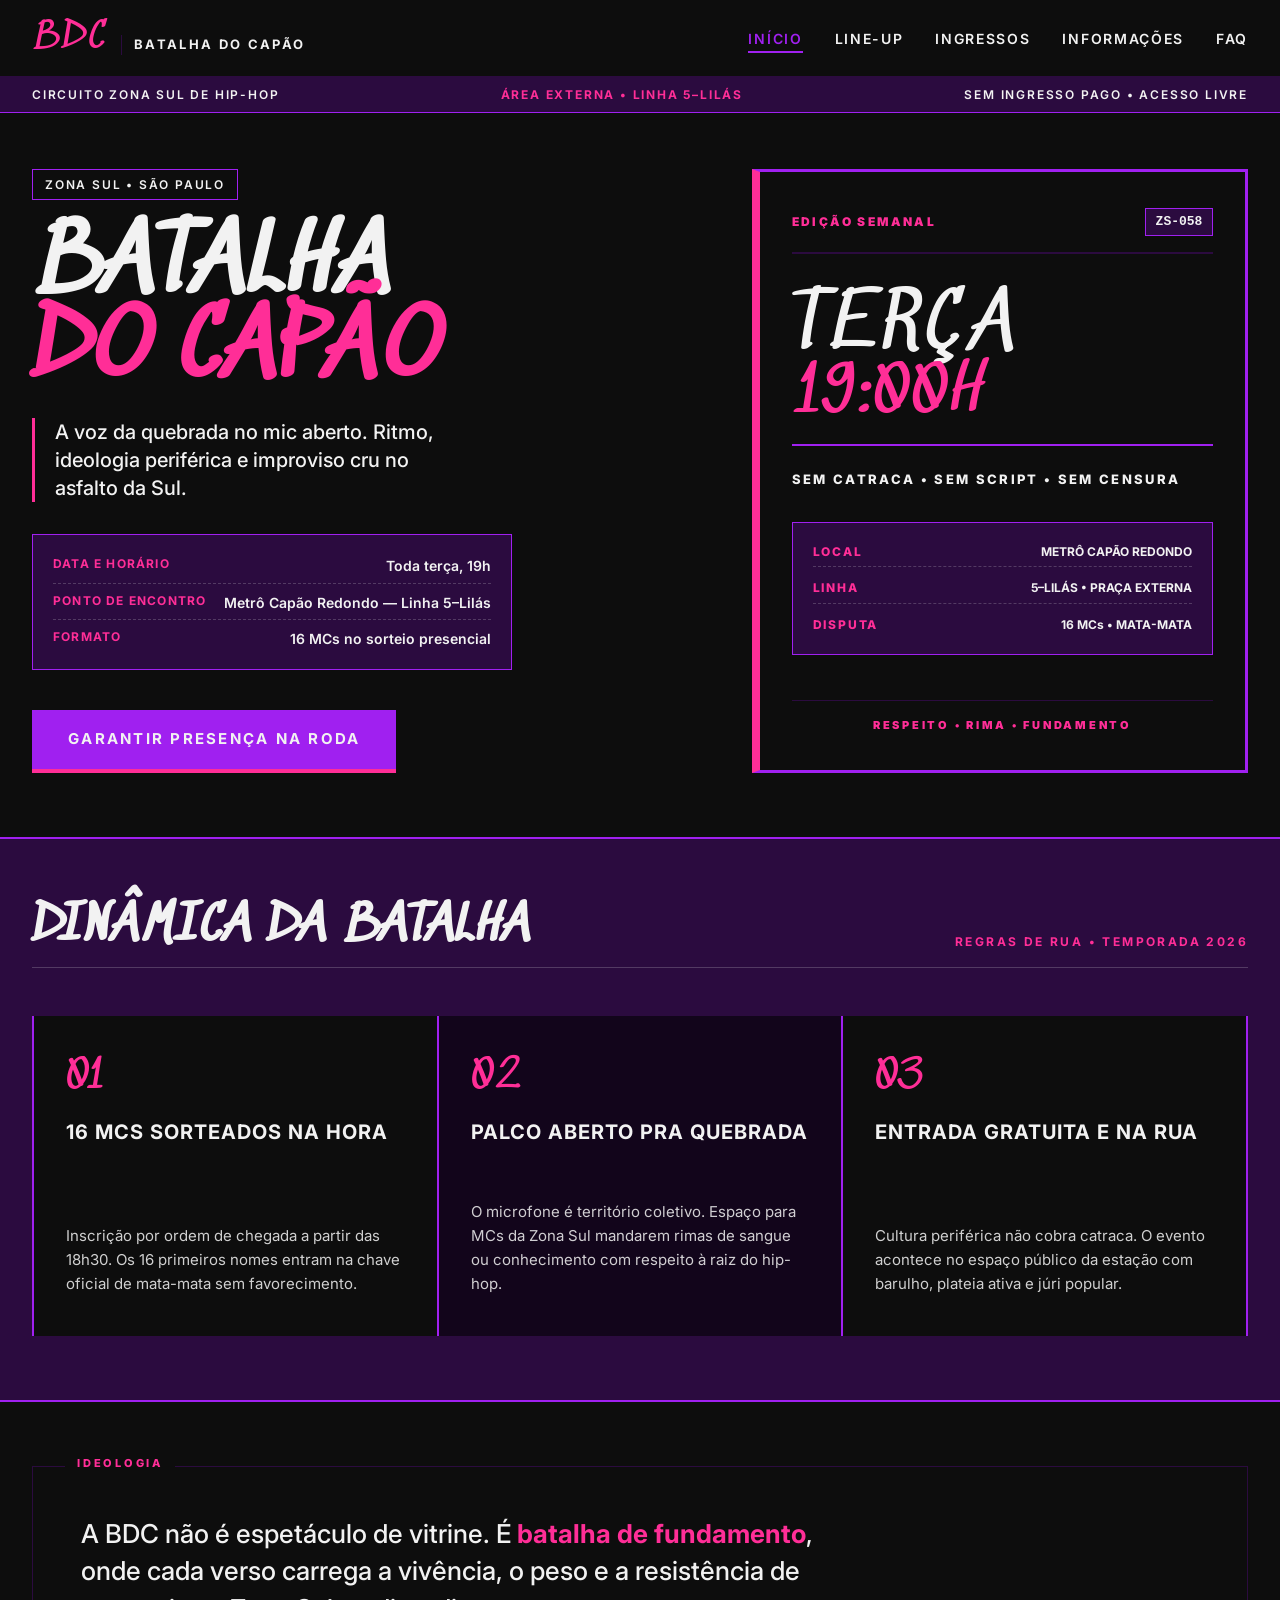
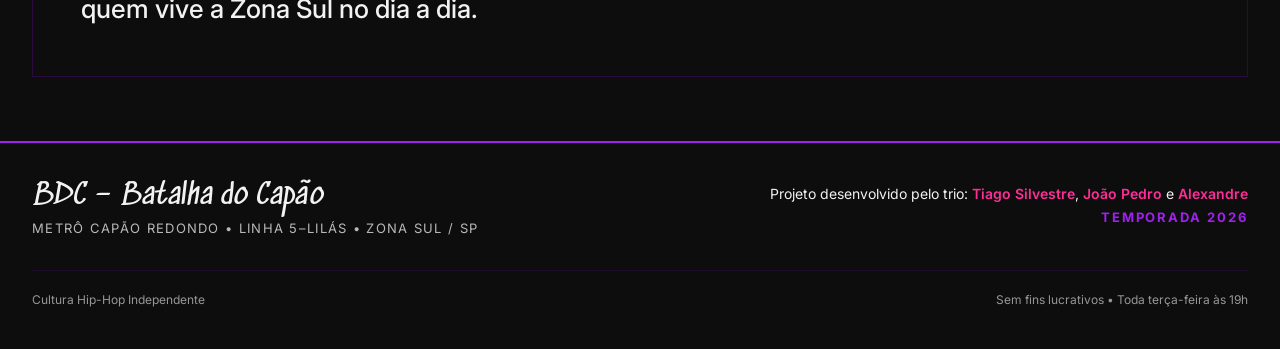
<file: index.html>
<!DOCTYPE html>
<html lang="pt-BR">
<head>
  <meta charset="UTF-8">
  <meta name="viewport" content="width=device-width, initial-scale=1.0">
  <title>BDC – Batalha do Capão</title>
  <meta name="description" content="Batalha de rima e rap improvisado toda terça-feira às 19h na área externa do Metrô Capão Redondo, Zona Sul de São Paulo.">
  
  <!-- Fontes do Google: Sedgwick Ave para titulos e Inter para textos -->
  <link rel="preconnect" href="https://fonts.googleapis.com">
  <link rel="preconnect" href="https://fonts.gstatic.com" crossorigin>
  <link href="https://fonts.googleapis.com/css2?family=Inter:wght@400;500;600;700;800&family=Sedgwick+Ave&display=swap" rel="stylesheet">
  
  <link rel="stylesheet" href="style.css">
</head>
<body>

  <!-- Cabecalho principal -->
  <header class="cabecalho">
    <div class="cabecalho-marca">
      <a href="index.html" class="cabecalho-sigla">BDC</a>
      <span class="cabecalho-nome">Batalha do Capão</span>
    </div>

    <!-- Botao mobile -->
    <button class="menu-toggle" id="menuToggle" aria-label="Abrir menu de navegação" aria-expanded="false">
      Menu
    </button>

    <!-- Navegacao -->
    <nav class="navegacao" id="menuNavegacao">
      <ul class="menu-lista">
        <li><a href="./index.html" class="menu-link ativo">Início</a></li>
        <li><a href="./pages/lineup.html" class="menu-link">Line-up</a></li>
        <li><a href="./pages/ingressos.html" class="menu-link">Ingressos</a></li>
        <li><a href="./pages/informacoes.html" class="menu-link">Informações</a></li>
        <li><a href="./pages/faq.html" class="menu-link">FAQ</a></li>
      </ul>
    </nav>
  </header>

  <!-- Faixa de aviso urbano -->
  <div class="faixa-aviso" role="complementary">
    <span>Circuito Zona Sul de Hip-Hop</span>
    <span class="destaque-linha">Área Externa &bull; Linha 5–Lilás</span>
    <span>Sem ingresso pago &bull; Acesso livre</span>
  </div>

  <!-- Conteudo principal -->
  <main id="inicio">

    <!-- Secao Hero com composicao assimetrica e puramente tipografica -->
    <section class="hero">
      <div class="hero-grid">
        <div class="hero-conteudo">
          <span class="tag-localizacao">Zona Sul &bull; São Paulo</span>
          
          <h1 class="hero-titulo">
            Batalha <span class="palavra-destaque">do Capão</span>
          </h1>

          <p class="chamada-principal">
            A voz da quebrada no mic aberto. Ritmo, ideologia periférica e improviso cru no asfalto da Sul.
          </p>

          <div class="hero-coordenadas">
            <div class="dado-evento">
              <span class="rotulo-dado">Data e Horário</span>
              <span class="valor-dado">Toda terça, 19h</span>
            </div>
            <div class="dado-evento">
              <span class="rotulo-dado">Ponto de Encontro</span>
              <span class="valor-dado">Metrô Capão Redondo — Linha 5–Lilás</span>
            </div>
            <div class="dado-evento">
              <span class="rotulo-dado">Formato</span>
              <span class="valor-dado">16 MCs no sorteio presencial</span>
            </div>
          </div>

          <a href="./pages/informacoes.html" class="botao-destaque">
            Garantir Presença na Roda
          </a>
        </div>

        <!-- Cartaz tipografico brutalista substituindo imagens -->
        <div class="hero-cartaz" aria-label="Manifesto de Asfalto BDC">
          <div class="cartaz-topo">
            <span class="cartaz-selo">EDIÇÃO SEMANAL</span>
            <span class="cartaz-cod">ZS-058</span>
          </div>
          <div class="cartaz-corpo">
            <span class="cartaz-chamada-alta">TERÇA</span>
            <span class="cartaz-horario">19:00H</span>
            <div class="cartaz-divisor"></div>
            <p class="cartaz-frase">
              SEM CATRACA &bull; SEM SCRIPT &bull; SEM CENSURA
            </p>
            <div class="cartaz-linhas-info">
              <div class="cartaz-linha">
                <span class="cartaz-rotulo">LOCAL</span>
                <span class="cartaz-dado">METRÔ CAPÃO REDONDO</span>
              </div>
              <div class="cartaz-linha">
                <span class="cartaz-rotulo">LINHA</span>
                <span class="cartaz-dado">5–LILÁS &bull; PRAÇA EXTERNA</span>
              </div>
              <div class="cartaz-linha">
                <span class="cartaz-rotulo">DISPUTA</span>
                <span class="cartaz-dado">16 MCs &bull; MATA-MATA</span>
              </div>
            </div>
          </div>
          <div class="cartaz-base">
            <span>RESPEITO &bull; RIMA &bull; FUNDAMENTO</span>
          </div>
        </div>
      </div>
    </section>

    <!-- Secao de Destaques Editoriais -->
    <section class="destaques">
      <div class="destaques-container">
        <div class="secao-cabecalho">
          <h2 class="secao-titulo">Dinâmica da Batalha</h2>
          <span class="secao-subtitulo">Regras de Rua &bull; Temporada 2026</span>
        </div>

        <div class="destaques-grade">
          <article class="destaque-coluna">
            <div>
              <div class="destaque-indice">01</div>
              <h3 class="destaque-nome">16 MCs sorteados na hora</h3>
            </div>
            <p class="destaque-texto">
              Inscrição por ordem de chegada a partir das 18h30. Os 16 primeiros nomes entram na chave oficial de mata-mata sem favorecimento.
            </p>
          </article>

          <article class="destaque-coluna">
            <div>
              <div class="destaque-indice">02</div>
              <h3 class="destaque-nome">Palco aberto pra quebrada</h3>
            </div>
            <p class="destaque-texto">
              O microfone é território coletivo. Espaço para MCs da Zona Sul mandarem rimas de sangue ou conhecimento com respeito à raiz do hip-hop.
            </p>
          </article>

          <article class="destaque-coluna">
            <div>
              <div class="destaque-indice">03</div>
              <h3 class="destaque-nome">Entrada gratuita e na rua</h3>
            </div>
            <p class="destaque-texto">
              Cultura periférica não cobra catraca. O evento acontece no espaço público da estação com barulho, plateia ativa e júri popular.
            </p>
          </article>
        </div>
      </div>
    </section>

    <!-- Manifesto e ideologia -->
    <section class="manifesto">
      <div class="manifesto-box">
        <p class="manifesto-texto">
          A BDC não é espetáculo de vitrine. É <strong>batalha de fundamento</strong>, onde cada verso carrega a vivência, o peso e a resistência de quem vive a Zona Sul no dia a dia.
        </p>
      </div>
    </section>

  </main>

  <!-- Rodape estruturado com creditos do trio -->
  <footer class="rodape">
    <div class="rodape-principal">
      <div class="rodape-festival">
        <span class="rodape-nome">BDC – Batalha do Capão</span>
        <span class="rodape-local">Metrô Capão Redondo &bull; Linha 5–Lilás &bull; Zona Sul / SP</span>
      </div>

      <div class="rodape-creditos">
        <span class="rodape-equipe">Projeto desenvolvido pelo trio: <strong>Tiago Silvestre</strong>, <strong>João Pedro</strong> e <strong>Alexandre</strong></span>
        <span class="rodape-ano">Temporada 2026</span>
      </div>
    </div>

    <div class="rodape-secundario">
      <span>Cultura Hip-Hop Independente</span>
      <span>Sem fins lucrativos &bull; Toda terça-feira às 19h</span>
    </div>
  </footer>

  <!-- Script compartilhado para funcionamento do menu mobile -->
  <script src="./script.js"></script>
</body>
</html>
</file>
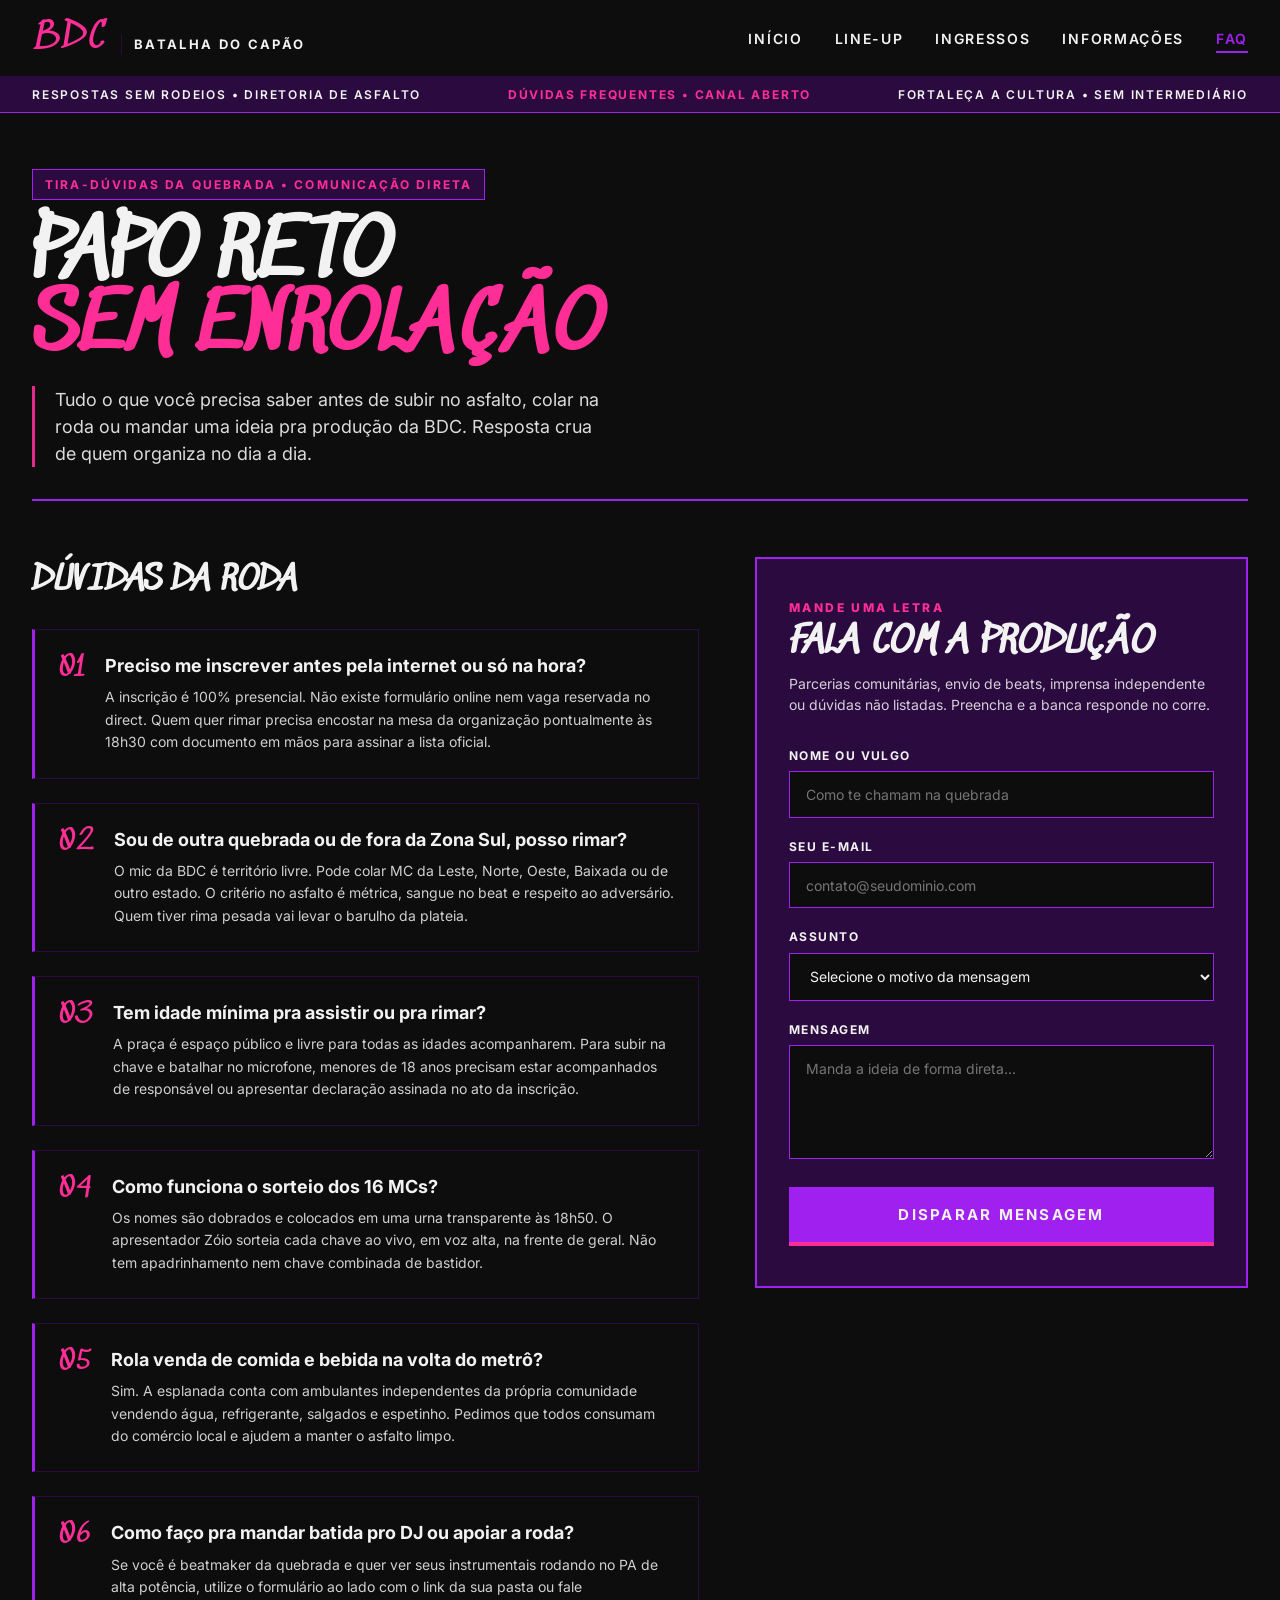
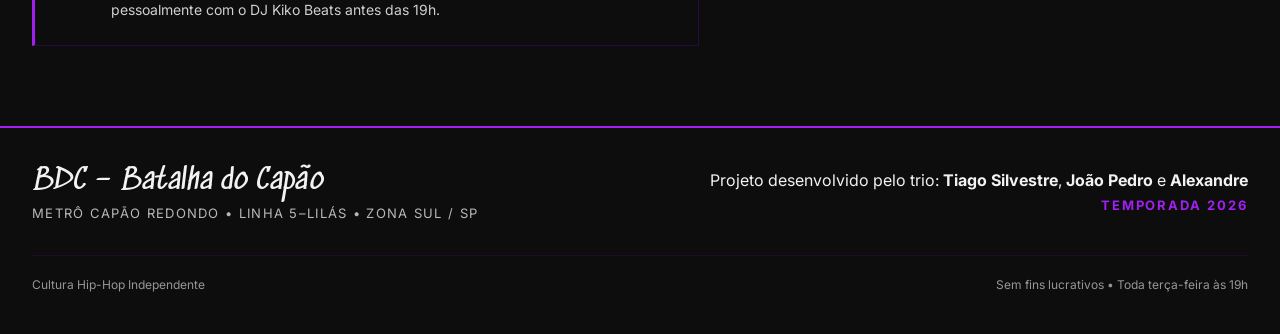
<file: pages/faq.html>
<!DOCTYPE html>
<html lang="pt-BR">
<head>
  <meta charset="UTF-8">
  <meta name="viewport" content="width=device-width, initial-scale=1.0">
  <title>Dúvidas e Contato &bull; BDC – Batalha do Capão</title>
  <meta name="description" content="Perguntas frequentes sobre inscrição, sorteio, regras e canal direto com a organização da Batalha do Capão.">
  
  <!-- Fontes do Google: Sedgwick Ave para titulos e Inter para textos -->
  <link rel="preconnect" href="https://fonts.googleapis.com">
  <link rel="preconnect" href="https://fonts.gstatic.com" crossorigin>
  <link href="https://fonts.googleapis.com/css2?family=Inter:wght@400;500;600;700;800&family=Sedgwick+Ave&display=swap" rel="stylesheet">
  
  <link rel="stylesheet" href="../style.css">
  <link rel="stylesheet" href="../styles/faq.css">
</head>
<body>

  <!-- Cabecalho principal -->
  <header class="cabecalho">
    <div class="cabecalho-marca">
      <a href="index.html" class="cabecalho-sigla">BDC</a>
      <span class="cabecalho-nome">Batalha do Capão</span>
    </div>

    <!-- Botao mobile -->
    <button class="menu-toggle" id="menuToggle" aria-label="Abrir menu de navegação" aria-expanded="false">
      Menu
    </button>

    <!-- Navegacao -->
    <nav class="navegacao" id="menuNavegacao">
      <ul class="menu-lista">
        <li><a href="../index.html" class="menu-link">Início</a></li>
        <li><a href="./lineup.html" class="menu-link">Line-up</a></li>
        <li><a href="./ingressos.html" class="menu-link">Ingressos</a></li>
        <li><a href="./informacoes.html" class="menu-link">Informações</a></li>
        <li><a href="./faq.html" class="menu-link ativo">FAQ</a></li>
      </ul>
    </nav>
  </header>

  <!-- Faixa de aviso urbano -->
  <div class="faixa-aviso" role="complementary">
    <span>Respostas sem Rodeios &bull; Diretoria de Asfalto</span>
    <span class="destaque-linha">Dúvidas Frequentes &bull; Canal Aberto</span>
    <span>Fortaleça a Cultura &bull; Sem Intermediário</span>
  </div>

  <!-- Conteudo principal -->
  <main class="faq-pagina">

    <!-- Abertura editorial -->
    <section class="faq-topo">
      <span class="faq-etiqueta">Tira-Dúvidas da Quebrada &bull; Comunicação Direta</span>
      <h1 class="faq-titulo">
        Papo reto <span class="palavra-destaque">sem enrolação</span>
      </h1>
      <p class="faq-subtexto">
        Tudo o que você precisa saber antes de subir no asfalto, colar na roda ou mandar uma ideia pra produção da BDC. Resposta crua de quem organiza no dia a dia.
      </p>
    </section>

    <!-- Grade: FAQ a esquerda e Contato a direita -->
    <div class="faq-grid">

      <!-- Secao de Perguntas e Respostas -->
      <section class="faq-lista-secao" aria-label="Perguntas Frequentes">
        <h2 class="faq-secao-titulo">Dúvidas da Roda</h2>

        <div class="perguntas-container">

          <!-- Pergunta 01 -->
          <article class="faq-item">
            <span class="faq-numero">01</span>
            <div class="faq-conteudo">
              <h3 class="faq-pergunta">Preciso me inscrever antes pela internet ou só na hora?</h3>
              <p class="faq-resposta">
                A inscrição é 100% presencial. Não existe formulário online nem vaga reservada no direct. Quem quer rimar precisa encostar na mesa da organização pontualmente às 18h30 com documento em mãos para assinar a lista oficial.
              </p>
            </div>
          </article>

          <!-- Pergunta 02 -->
          <article class="faq-item">
            <span class="faq-numero">02</span>
            <div class="faq-conteudo">
              <h3 class="faq-pergunta">Sou de outra quebrada ou de fora da Zona Sul, posso rimar?</h3>
              <p class="faq-resposta">
                O mic da BDC é território livre. Pode colar MC da Leste, Norte, Oeste, Baixada ou de outro estado. O critério no asfalto é métrica, sangue no beat e respeito ao adversário. Quem tiver rima pesada vai levar o barulho da plateia.
              </p>
            </div>
          </article>

          <!-- Pergunta 03 -->
          <article class="faq-item">
            <span class="faq-numero">03</span>
            <div class="faq-conteudo">
              <h3 class="faq-pergunta">Tem idade mínima pra assistir ou pra rimar?</h3>
              <p class="faq-resposta">
                A praça é espaço público e livre para todas as idades acompanharem. Para subir na chave e batalhar no microfone, menores de 18 anos precisam estar acompanhados de responsável ou apresentar declaração assinada no ato da inscrição.
              </p>
            </div>
          </article>

          <!-- Pergunta 04 -->
          <article class="faq-item">
            <span class="faq-numero">04</span>
            <div class="faq-conteudo">
              <h3 class="faq-pergunta">Como funciona o sorteio dos 16 MCs?</h3>
              <p class="faq-resposta">
                Os nomes são dobrados e colocados em uma urna transparente às 18h50. O apresentador Zóio sorteia cada chave ao vivo, em voz alta, na frente de geral. Não tem apadrinhamento nem chave combinada de bastidor.
              </p>
            </div>
          </article>

          <!-- Pergunta 05 -->
          <article class="faq-item">
            <span class="faq-numero">05</span>
            <div class="faq-conteudo">
              <h3 class="faq-pergunta">Rola venda de comida e bebida na volta do metrô?</h3>
              <p class="faq-resposta">
                Sim. A esplanada conta com ambulantes independentes da própria comunidade vendendo água, refrigerante, salgados e espetinho. Pedimos que todos consumam do comércio local e ajudem a manter o asfalto limpo.
              </p>
            </div>
          </article>

          <!-- Pergunta 06 -->
          <article class="faq-item">
            <span class="faq-numero">06</span>
            <div class="faq-conteudo">
              <h3 class="faq-pergunta">Como faço pra mandar batida pro DJ ou apoiar a roda?</h3>
              <p class="faq-resposta">
                Se você é beatmaker da quebrada e quer ver seus instrumentais rodando no PA de alta potência, utilize o formulário ao lado com o link da sua pasta ou fale pessoalmente com o DJ Kiko Beats antes das 19h.
              </p>
            </div>
          </article>

        </div>
      </section>

      <!-- Secao de Formulario de Contato -->
      <section class="contato-secao" aria-label="Canal de Mensagem">
        <div class="contato-caixa">
          <span class="contato-tag">Mande uma Letra</span>
          <h2 class="contato-titulo">Fala com a Produção</h2>
          <p class="contato-sub">
            Parcerias comunitárias, envio de beats, imprensa independente ou dúvidas não listadas. Preencha e a banca responde no corre.
          </p>

          <form class="contato-form">
            <div class="campo-grupo">
              <label for="nome" class="campo-label">Nome ou Vulgo</label>
              <input type="text" id="nome" name="nome" placeholder="Como te chamam na quebrada" required class="campo-input">
            </div>

            <div class="campo-grupo">
              <label for="email" class="campo-label">Seu E-mail</label>
              <input type="email" id="email" name="email" placeholder="contato@seudominio.com" required class="campo-input">
            </div>

            <div class="campo-grupo">
              <label for="assunto" class="campo-label">Assunto</label>
              <select id="assunto" name="assunto" required class="campo-select">
                <option value="" disabled selected>Selecione o motivo da mensagem</option>
                <option value="beats">Envio de beats para o DJ</option>
                <option value="apoio">Quero apoiar a premiação dos MCs</option>
                <option value="imprensa">Cobertura fotográfica / Imprensa</option>
                <option value="outro">Outra ideia para a roda</option>
              </select>
            </div>

            <div class="campo-grupo">
              <label for="mensagem" class="campo-label">Mensagem</label>
              <textarea id="mensagem" name="mensagem" rows="5" placeholder="Manda a ideia de forma direta..." required class="campo-textarea"></textarea>
            </div>

            <button type="submit" class="botao-enviar">
              Disparar Mensagem
            </button>
          </form>
        </div>
      </section>

    </div>

  </main>

  <!-- Rodape estruturado -->
  <footer class="rodape">
    <div class="rodape-principal">
      <div class="rodape-festival">
        <span class="rodape-nome">BDC – Batalha do Capão</span>
        <span class="rodape-local">Metrô Capão Redondo &bull; Linha 5–Lilás &bull; Zona Sul / SP</span>
      </div>

      <div class="rodape-creditos">
        <span class="rodape-dupla">Projeto desenvolvido pelo trio: <strong>Tiago Silvestre</strong>, <strong>João Pedro</strong> e <strong>Alexandre</strong></span>
        <span class="rodape-ano">Temporada 2026</span>
      </div>
    </div>

    <div class="rodape-secundario">
      <span>Cultura Hip-Hop Independente</span>
      <span>Sem fins lucrativos &bull; Toda terça-feira às 19h</span>
    </div>
  </footer>

  <!-- Script compartilhado -->
  <script src="../script.js"></script>
</body>
</html>
</file>
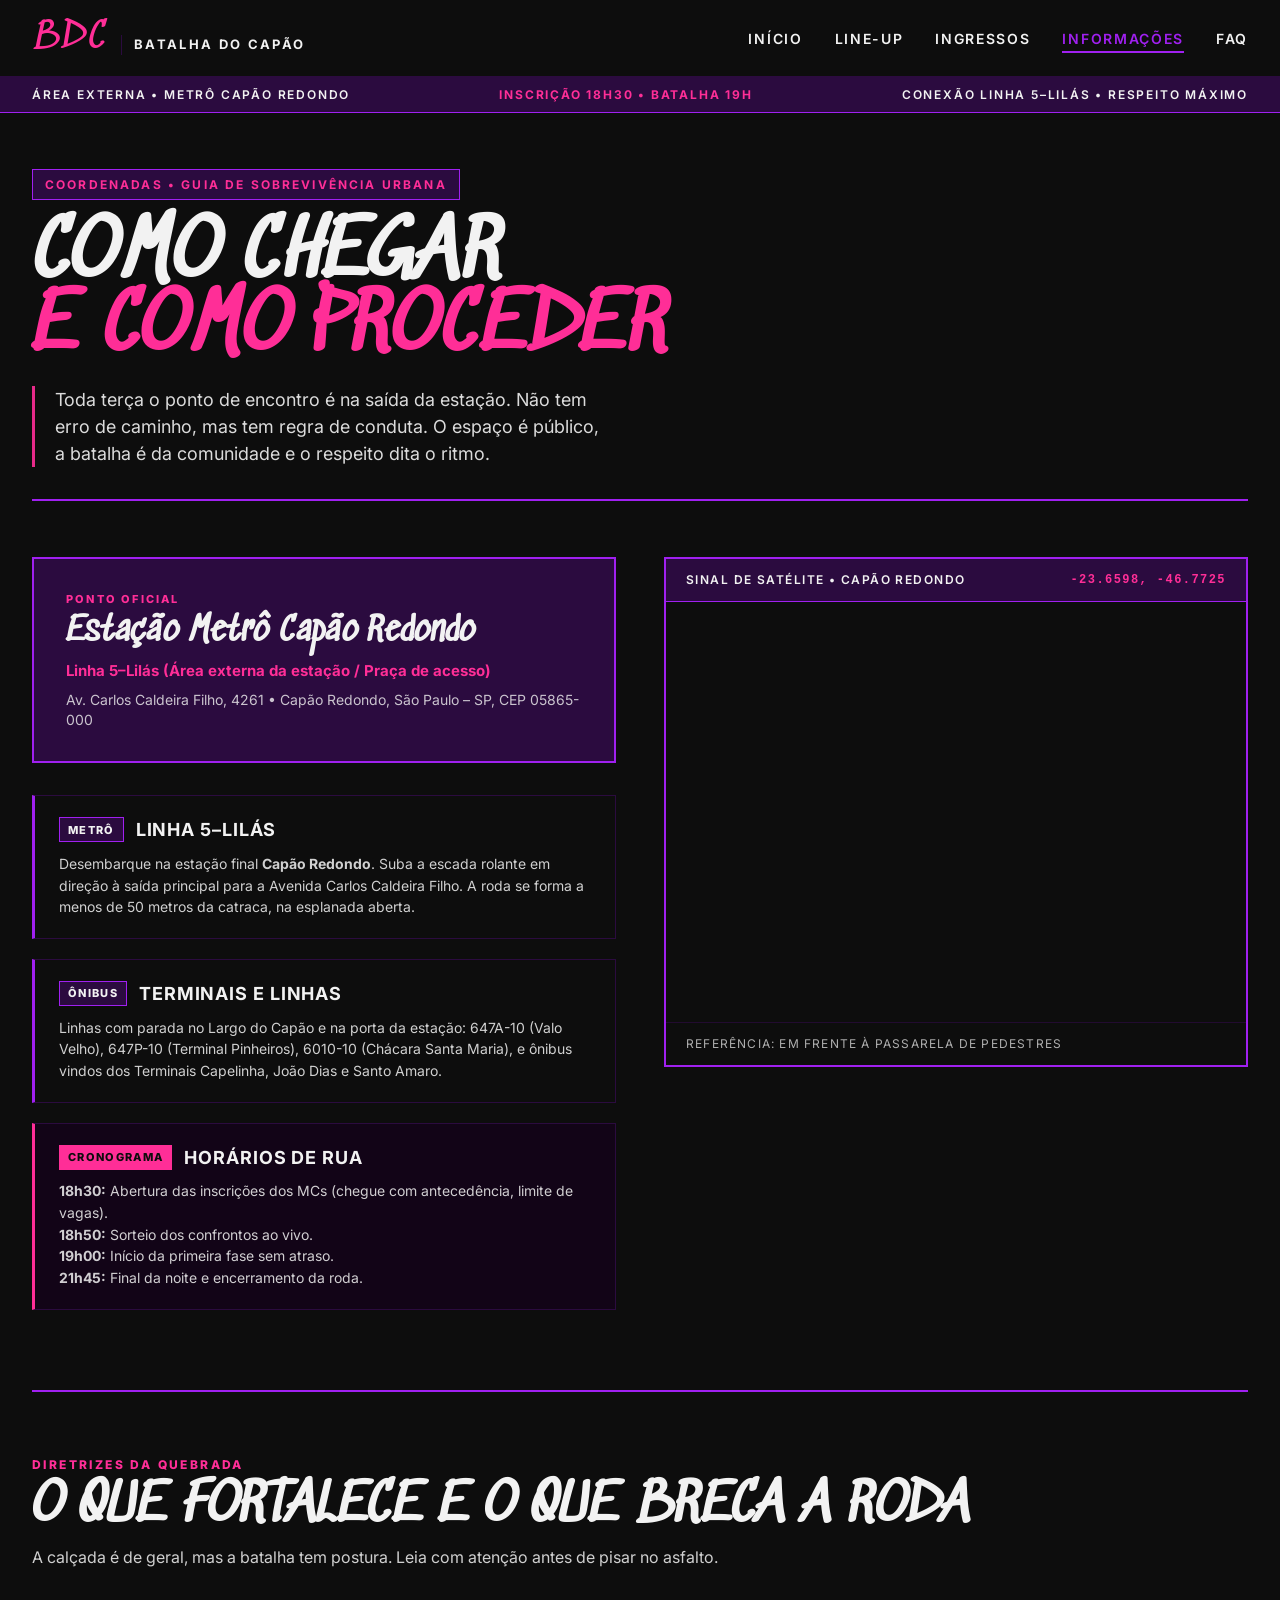
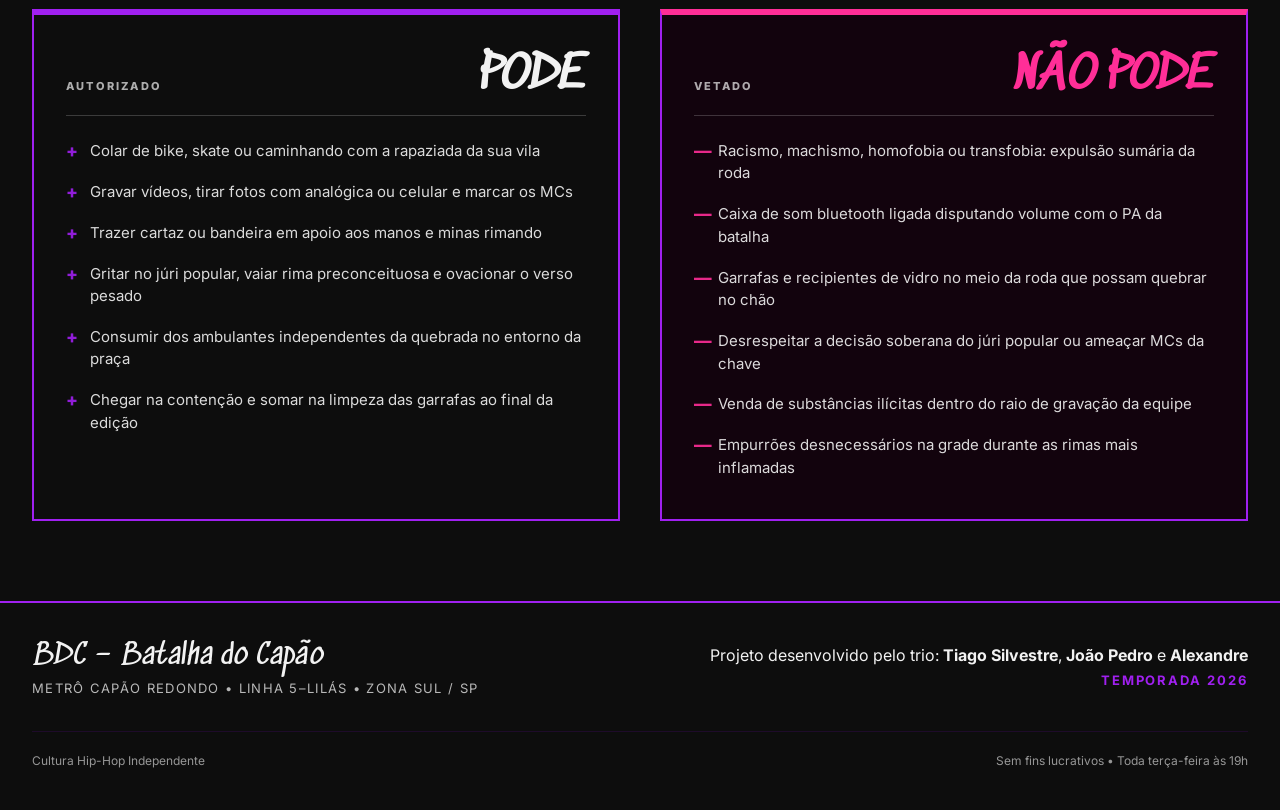
<file: pages/informacoes.html>
<!DOCTYPE html>
<html lang="pt-BR">
<head>
  <meta charset="UTF-8">
  <meta name="viewport" content="width=device-width, initial-scale=1.0">
  <title>Informações e Local &bull; BDC – Batalha do Capão</title>
  <meta name="description" content="Localização, mapa, rotas de metrô e ônibus, horários e conduta de rua da Batalha do Capão.">
  
  <!-- Fontes do Google: Sedgwick Ave para titulos e Inter para textos -->
  <link rel="preconnect" href="https://fonts.googleapis.com">
  <link rel="preconnect" href="https://fonts.gstatic.com" crossorigin>
  <link href="https://fonts.googleapis.com/css2?family=Inter:wght@400;500;600;700;800&family=Sedgwick+Ave&display=swap" rel="stylesheet">
  
  <link rel="stylesheet" href="../style.css">
  <link rel="stylesheet" href="../styles/informacoes.css">
</head>
<body>

  <!-- Cabecalho principal -->
  <header class="cabecalho">
    <div class="cabecalho-marca">
      <a href="index.html" class="cabecalho-sigla">BDC</a>
      <span class="cabecalho-nome">Batalha do Capão</span>
    </div>

    <!-- Botao mobile -->
    <button class="menu-toggle" id="menuToggle" aria-label="Abrir menu de navegação" aria-expanded="false">
      Menu
    </button>

    <!-- Navegacao -->
    <nav class="navegacao" id="menuNavegacao">
      <ul class="menu-lista">
        <li><a href="../index.html" class="menu-link">Início</a></li>
        <li><a href="./lineup.html" class="menu-link">Line-up</a></li>
        <li><a href="./ingressos.html" class="menu-link">Ingressos</a></li>
        <li><a href="./informacoes.html" class="menu-link ativo">Informações</a></li>
        <li><a href="./faq.html" class="menu-link">FAQ</a></li>
      </ul>
    </nav>
  </header>

  <!-- Faixa de aviso urbano -->
  <div class="faixa-aviso" role="complementary">
    <span>Área Externa &bull; Metrô Capão Redondo</span>
    <span class="destaque-linha">Inscrição 18h30 &bull; Batalha 19h</span>
    <span>Conexão Linha 5–Lilás &bull; Respeito Máximo</span>
  </div>

  <!-- Conteudo principal -->
  <main class="info-pagina">

    <!-- Abertura editorial -->
    <section class="info-topo">
      <span class="info-etiqueta">Coordenadas &bull; Guia de Sobrevivência Urbana</span>
      <h1 class="info-titulo">
        Como chegar <span class="palavra-destaque">e como proceder</span>
      </h1>
      <p class="info-subtexto">
        Toda terça o ponto de encontro é na saída da estação. Não tem erro de caminho, mas tem regra de conduta. O espaço é público, a batalha é da comunidade e o respeito dita o ritmo.
      </p>
    </section>

    <!-- Grade de Localizacao e Rotas -->
    <section class="local-grade">
      
      <!-- Detalhes de Transporte e Horario -->
      <div class="rotas-coluna">
        
        <div class="endereco-bloco">
          <span class="sub-etiqueta">Ponto Oficial</span>
          <h2 class="endereco-titulo">Estação Metrô Capão Redondo</h2>
          <p class="endereco-linha">Linha 5–Lilás (Área externa da estação / Praça de acesso)</p>
          <p class="endereco-completo">Av. Carlos Caldeira Filho, 4261 &bull; Capão Redondo, São Paulo – SP, CEP 05865-000</p>
        </div>

        <div class="guia-transporte">
          
          <article class="transporte-item">
            <div class="transporte-cabeca">
              <span class="icone-texto">METRÔ</span>
              <h3 class="transporte-nome">Linha 5–Lilás</h3>
            </div>
            <p class="transporte-desc">
              Desembarque na estação final <strong>Capão Redondo</strong>. Suba a escada rolante em direção à saída principal para a Avenida Carlos Caldeira Filho. A roda se forma a menos de 50 metros da catraca, na esplanada aberta.
            </p>
          </article>

          <article class="transporte-item">
            <div class="transporte-cabeca">
              <span class="icone-texto">ÔNIBUS</span>
              <h3 class="transporte-nome">Terminais e Linhas</h3>
            </div>
            <p class="transporte-desc">
              Linhas com parada no Largo do Capão e na porta da estação: 647A-10 (Valo Velho), 647P-10 (Terminal Pinheiros), 6010-10 (Chácara Santa Maria), e ônibus vindos dos Terminais Capelinha, João Dias e Santo Amaro.
            </p>
          </article>

          <article class="transporte-item alerta-cronograma">
            <div class="transporte-cabeca">
              <span class="icone-texto destaque">CRONOGRAMA</span>
              <h3 class="transporte-nome">Horários de Rua</h3>
            </div>
            <p class="transporte-desc">
              <strong>18h30:</strong> Abertura das inscrições dos MCs (chegue com antecedência, limite de vagas).<br>
              <strong>18h50:</strong> Sorteio dos confrontos ao vivo.<br>
              <strong>19h00:</strong> Início da primeira fase sem atraso.<br>
              <strong>21h45:</strong> Final da noite e encerramento da roda.
            </p>
          </article>

        </div>

      </div>

      <!-- Mapa Incorporado -->
      <div class="mapa-coluna">
        <div class="mapa-moldura">
          <div class="mapa-cabecalho">
            <span>Sinal de Satélite &bull; Capão Redondo</span>
            <span class="coordenada-num">-23.6598, -46.7725</span>
          </div>
          <iframe
            title="Localização do Metrô Capão Redondo"
            src="https://www.google.com/maps/embed?pb=!1m18!1m12!1m3!1d3654.4673233030367!2d-46.770634923888345!3d-23.65924026519694!2m3!1f0!2f0!3f0!3m2!1i1024!2i768!4f13.1!3m3!1m2!1s0x94ce53b8412d5577%3A0x674118f6e41e68d1!2sCap%C3%A3o%20Redondo!5e0!3m2!1sen!2sbr!4v1790286335260!5m2!1sen!2sbr"
            class="mapa-frame"
            allowfullscreen=""
            loading="lazy"
            referrerpolicy="no-referrer-when-downgrade">
          </iframe>
          <div class="mapa-rodape">
            <span>Referência: Em frente à passarela de pedestres</span>
          </div>
        </div>
      </div>

    </section>

    <!-- Cartaz de Conduta de Rua: Pode vs Nao Pode -->
    <section class="conduta-secao" aria-label="Conduta e Regras de Convivência">
      
      <div class="conduta-intro">
        <span class="conduta-tag">Diretrizes da Quebrada</span>
        <h2 class="conduta-titulo">O que fortalece e o que breca a roda</h2>
        <p class="conduta-sub">
          A calçada é de geral, mas a batalha tem postura. Leia com atenção antes de pisar no asfalto.
        </p>
      </div>

      <div class="conduta-grade">
        
        <!-- Bloco PODE -->
        <article class="conduta-painel painel-pode">
          <div class="painel-topo">
            <span class="painel-status">AUTORIZADO</span>
            <h3 class="painel-titulo">PODE</h3>
          </div>
          <ul class="conduta-lista">
            <li>Colar de bike, skate ou caminhando com a rapaziada da sua vila</li>
            <li>Gravar vídeos, tirar fotos com analógica ou celular e marcar os MCs</li>
            <li>Trazer cartaz ou bandeira em apoio aos manos e minas rimando</li>
            <li>Gritar no júri popular, vaiar rima preconceituosa e ovacionar o verso pesado</li>
            <li>Consumir dos ambulantes independentes da quebrada no entorno da praça</li>
            <li>Chegar na contenção e somar na limpeza das garrafas ao final da edição</li>
          </ul>
        </article>

        <!-- Bloco NAO PODE -->
        <article class="conduta-painel painel-nao-pode">
          <div class="painel-topo">
            <span class="painel-status">VETADO</span>
            <h3 class="painel-titulo">NÃO PODE</h3>
          </div>
          <ul class="conduta-lista">
            <li>Racismo, machismo, homofobia ou transfobia: expulsão sumária da roda</li>
            <li>Caixa de som bluetooth ligada disputando volume com o PA da batalha</li>
            <li>Garrafas e recipientes de vidro no meio da roda que possam quebrar no chão</li>
            <li>Desrespeitar a decisão soberana do júri popular ou ameaçar MCs da chave</li>
            <li>Venda de substâncias ilícitas dentro do raio de gravação da equipe</li>
            <li>Empurrões desnecessários na grade durante as rimas mais inflamadas</li>
          </ul>
        </article>

      </div>

    </section>

  </main>

  <!-- Rodape estruturado -->
  <footer class="rodape">
    <div class="rodape-principal">
      <div class="rodape-festival">
        <span class="rodape-nome">BDC – Batalha do Capão</span>
        <span class="rodape-local">Metrô Capão Redondo &bull; Linha 5–Lilás &bull; Zona Sul / SP</span>
      </div>

      <div class="rodape-creditos">
        <span class="rodape-dupla">Projeto desenvolvido pelo trio: <strong>Tiago Silvestre</strong>, <strong>João Pedro</strong> e <strong>Alexandre</strong></span>
        <span class="rodape-ano">Temporada 2026</span>
      </div>
    </div>

    <div class="rodape-secundario">
      <span>Cultura Hip-Hop Independente</span>
      <span>Sem fins lucrativos &bull; Toda terça-feira às 19h</span>
    </div>
  </footer>

  <!-- Script compartilhado -->
  <script src="../script.js"></script>
</body>
</html>
</file>
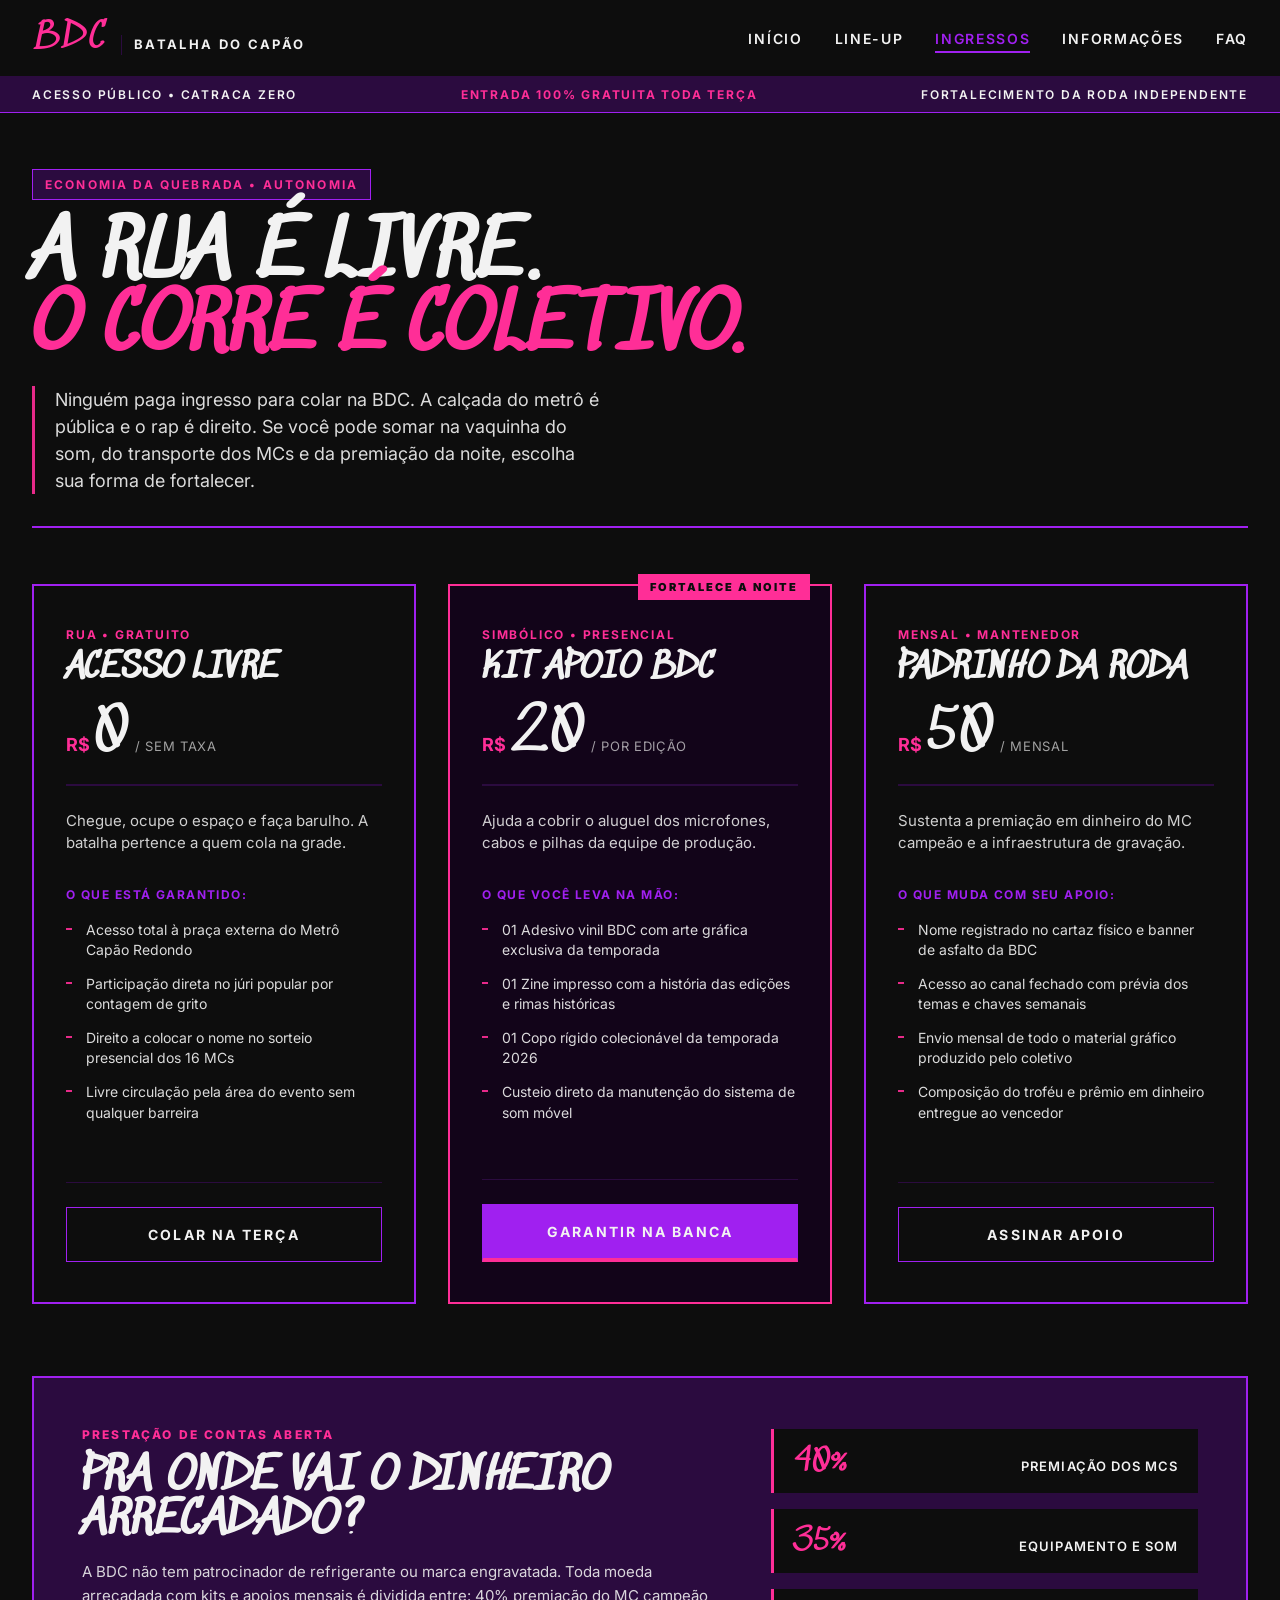
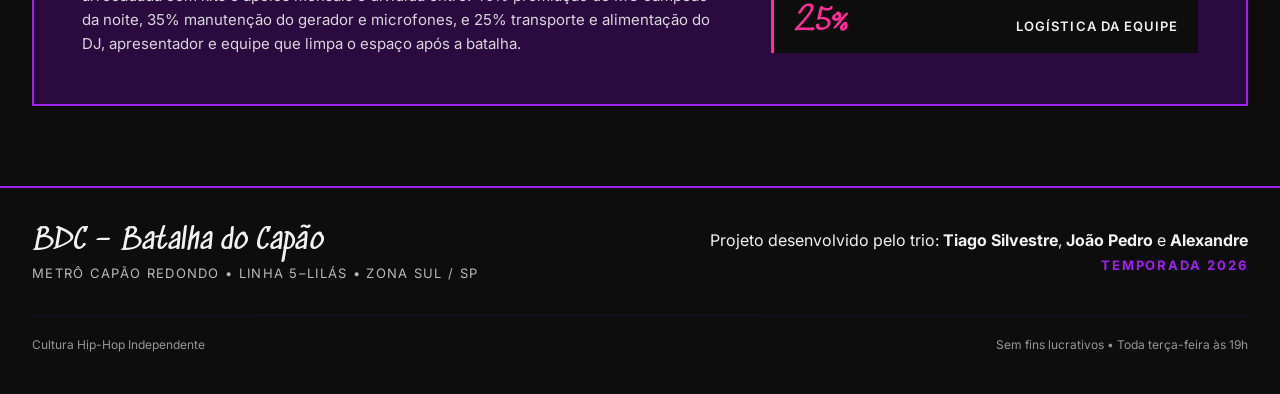
<file: pages/ingressos.html>
<!DOCTYPE html>
<html lang="pt-BR">
<head>
  <meta charset="UTF-8">
  <meta name="viewport" content="width=device-width, initial-scale=1.0">
  <title>Ingressos e Apoio &bull; BDC – Batalha do Capão</title>
  <meta name="description" content="Acesso gratuito e formas de apoiar a produção independente da Batalha do Capão na Zona Sul de São Paulo.">
  
  <!-- Fontes do Google: Sedgwick Ave para titulos e Inter para textos -->
  <link rel="preconnect" href="https://fonts.googleapis.com">
  <link rel="preconnect" href="https://fonts.gstatic.com" crossorigin>
  <link href="https://fonts.googleapis.com/css2?family=Inter:wght@400;500;600;700;800&family=Sedgwick+Ave&display=swap" rel="stylesheet">
  
  <link rel="stylesheet" href="../style.css">
  <link rel="stylesheet" href="../styles/ingressos.css">
</head>
<body>

  <!-- Cabecalho principal -->
  <header class="cabecalho">
    <div class="cabecalho-marca">
      <a href="index.html" class="cabecalho-sigla">BDC</a>
      <span class="cabecalho-nome">Batalha do Capão</span>
    </div>

    <!-- Botao mobile -->
    <button class="menu-toggle" id="menuToggle" aria-label="Abrir menu de navegação" aria-expanded="false">
      Menu
    </button>

    <!-- Navegacao -->
    <nav class="navegacao" id="menuNavegacao">
      <ul class="menu-lista">
        <li><a href="../index.html" class="menu-link">Início</a></li>
        <li><a href="./lineup.html" class="menu-link">Line-up</a></li>
        <li><a href="./ingressos.html" class="menu-link ativo">Ingressos</a></li>
        <li><a href="./informacoes.html" class="menu-link">Informações</a></li>
        <li><a href="./faq.html" class="menu-link">FAQ</a></li>
      </ul>
    </nav>
  </header>

  <!-- Faixa de aviso urbano -->
  <div class="faixa-aviso" role="complementary">
    <span>Acesso Público &bull; Catraca Zero</span>
    <span class="destaque-linha">Entrada 100% Gratuita Toda Terça</span>
    <span>Fortalecimento da Roda Independente</span>
  </div>

  <!-- Conteudo principal -->
  <main class="ingressos-pagina">

    <!-- Abertura editorial -->
    <section class="ingressos-topo">
      <span class="ingressos-etiqueta">Economia da Quebrada &bull; Autonomia</span>
      <h1 class="ingressos-titulo">
        A rua é livre. <span class="palavra-destaque">O corre é coletivo.</span>
      </h1>
      <p class="ingressos-subtexto">
        Ninguém paga ingresso para colar na BDC. A calçada do metrô é pública e o rap é direito. Se você pode somar na vaquinha do som, do transporte dos MCs e da premiação da noite, escolha sua forma de fortalecer.
      </p>
    </section>

    <!-- As 3 experiencias reais de rua -->
    <section class="setores-grade" aria-label="Modalidades de Acesso e Apoio">

      <!-- Setor 01: Acesso Livre -->
      <article class="setor-coluna">
        <div class="setor-cabeca">
          <span class="setor-tipo">Rua &bull; Gratuito</span>
          <h2 class="setor-nome">Acesso Livre</h2>
          <div class="preco-bloco">
            <span class="moeda">R$</span>
            <span class="valor">0</span>
            <span class="periodicidade">/ sem taxa</span>
          </div>
        </div>

        <p class="setor-resumo">
          Chegue, ocupe o espaço e faça barulho. A batalha pertence a quem cola na grade.
        </p>

        <div class="setor-itens">
          <span class="itens-titulo">O que está garantido:</span>
          <ul class="lista-itens">
            <li>Acesso total à praça externa do Metrô Capão Redondo</li>
            <li>Participação direta no júri popular por contagem de grito</li>
            <li>Direito a colocar o nome no sorteio presencial dos 16 MCs</li>
            <li>Livre circulação pela área do evento sem qualquer barreira</li>
          </ul>
        </div>

        <div class="setor-acao">
          <a href="informacoes.html" class="botao-setor neutro">Colar na Terça</a>
        </div>
      </article>

      <!-- Setor 02: Kit de Apoio à Batalha -->
      <article class="setor-coluna destaque-apoio">
        <div class="etiqueta-destaque">Fortalece a Noite</div>
        <div class="setor-cabeca">
          <span class="setor-tipo">Simbólico &bull; Presencial</span>
          <h2 class="setor-nome">Kit Apoio BDC</h2>
          <div class="preco-bloco">
            <span class="moeda">R$</span>
            <span class="valor">20</span>
            <span class="periodicidade">/ por edição</span>
          </div>
        </div>

        <p class="setor-resumo">
          Ajuda a cobrir o aluguel dos microfones, cabos e pilhas da equipe de produção.
        </p>

        <div class="setor-itens">
          <span class="itens-titulo">O que você leva na mão:</span>
          <ul class="lista-itens">
            <li>01 Adesivo vinil BDC com arte gráfica exclusiva da temporada</li>
            <li>01 Zine impresso com a história das edições e rimas históricas</li>
            <li>01 Copo rígido colecionável da temporada 2026</li>
            <li>Custeio direto da manutenção do sistema de som móvel</li>
          </ul>
        </div>

        <div class="setor-acao">
          <a href="faq.html" class="botao-setor destaque">Garantir na Banca</a>
        </div>
      </article>

      <!-- Setor 03: Padrinho da Roda -->
      <article class="setor-coluna">
        <div class="setor-cabeca">
          <span class="setor-tipo">Mensal &bull; Mantenedor</span>
          <h2 class="setor-nome">Padrinho da Roda</h2>
          <div class="preco-bloco">
            <span class="moeda">R$</span>
            <span class="valor">50</span>
            <span class="periodicidade">/ mensal</span>
          </div>
        </div>

        <p class="setor-resumo">
          Sustenta a premiação em dinheiro do MC campeão e a infraestrutura de gravação.
        </p>

        <div class="setor-itens">
          <span class="itens-titulo">O que muda com seu apoio:</span>
          <ul class="lista-itens">
            <li>Nome registrado no cartaz físico e banner de asfalto da BDC</li>
            <li>Acesso ao canal fechado com prévia dos temas e chaves semanais</li>
            <li>Envio mensal de todo o material gráfico produzido pelo coletivo</li>
            <li>Composição do troféu e prêmio em dinheiro entregue ao vencedor</li>
          </ul>
        </div>

        <div class="setor-acao">
          <a href="faq.html" class="botao-setor neutro">Assinar Apoio</a>
        </div>
      </article>

    </section>

    <!-- Transparencia do asfalto -->
    <section class="transparencia-bloco">
      <div class="transparencia-dados">
        <span class="transparencia-tag">Prestação de Contas Aberta</span>
        <h3 class="transparencia-titulo">Pra onde vai o dinheiro arrecadado?</h3>
        <p class="transparencia-texto">
          A BDC não tem patrocinador de refrigerante ou marca engravatada. Toda moeda arrecadada com kits e apoios mensais é dividida entre: 40% premiação do MC campeão da noite, 35% manutenção do gerador e microfones, e 25% transporte e alimentação do DJ, apresentador e equipe que limpa o espaço após a batalha.
        </p>
      </div>
      <div class="divisao-metas">
        <div class="meta-item">
          <span class="meta-porcento">40%</span>
          <span class="meta-rotulo">Premiação dos MCs</span>
        </div>
        <div class="meta-item">
          <span class="meta-porcento">35%</span>
          <span class="meta-rotulo">Equipamento e Som</span>
        </div>
        <div class="meta-item">
          <span class="meta-porcento">25%</span>
          <span class="meta-rotulo">Logística da Equipe</span>
        </div>
      </div>
    </section>

  </main>

  <!-- Rodape estruturado -->
  <footer class="rodape">
    <div class="rodape-principal">
      <div class="rodape-festival">
        <span class="rodape-nome">BDC – Batalha do Capão</span>
        <span class="rodape-local">Metrô Capão Redondo &bull; Linha 5–Lilás &bull; Zona Sul / SP</span>
      </div>

      <div class="rodape-creditos">
        <span class="rodape-dupla">Projeto desenvolvido pelo trio: <strong>Tiago Silvestre</strong>, <strong>João Pedro</strong> e <strong>Alexandre</strong></span>
        <span class="rodape-ano">Temporada 2026</span>
      </div>
    </div>

    <div class="rodape-secundario">
      <span>Cultura Hip-Hop Independente</span>
      <span>Sem fins lucrativos &bull; Toda terça-feira às 19h</span>
    </div>
  </footer>

  <!-- Script compartilhado -->
  <script src="../script.js"></script>
</body>
</html>
</file>
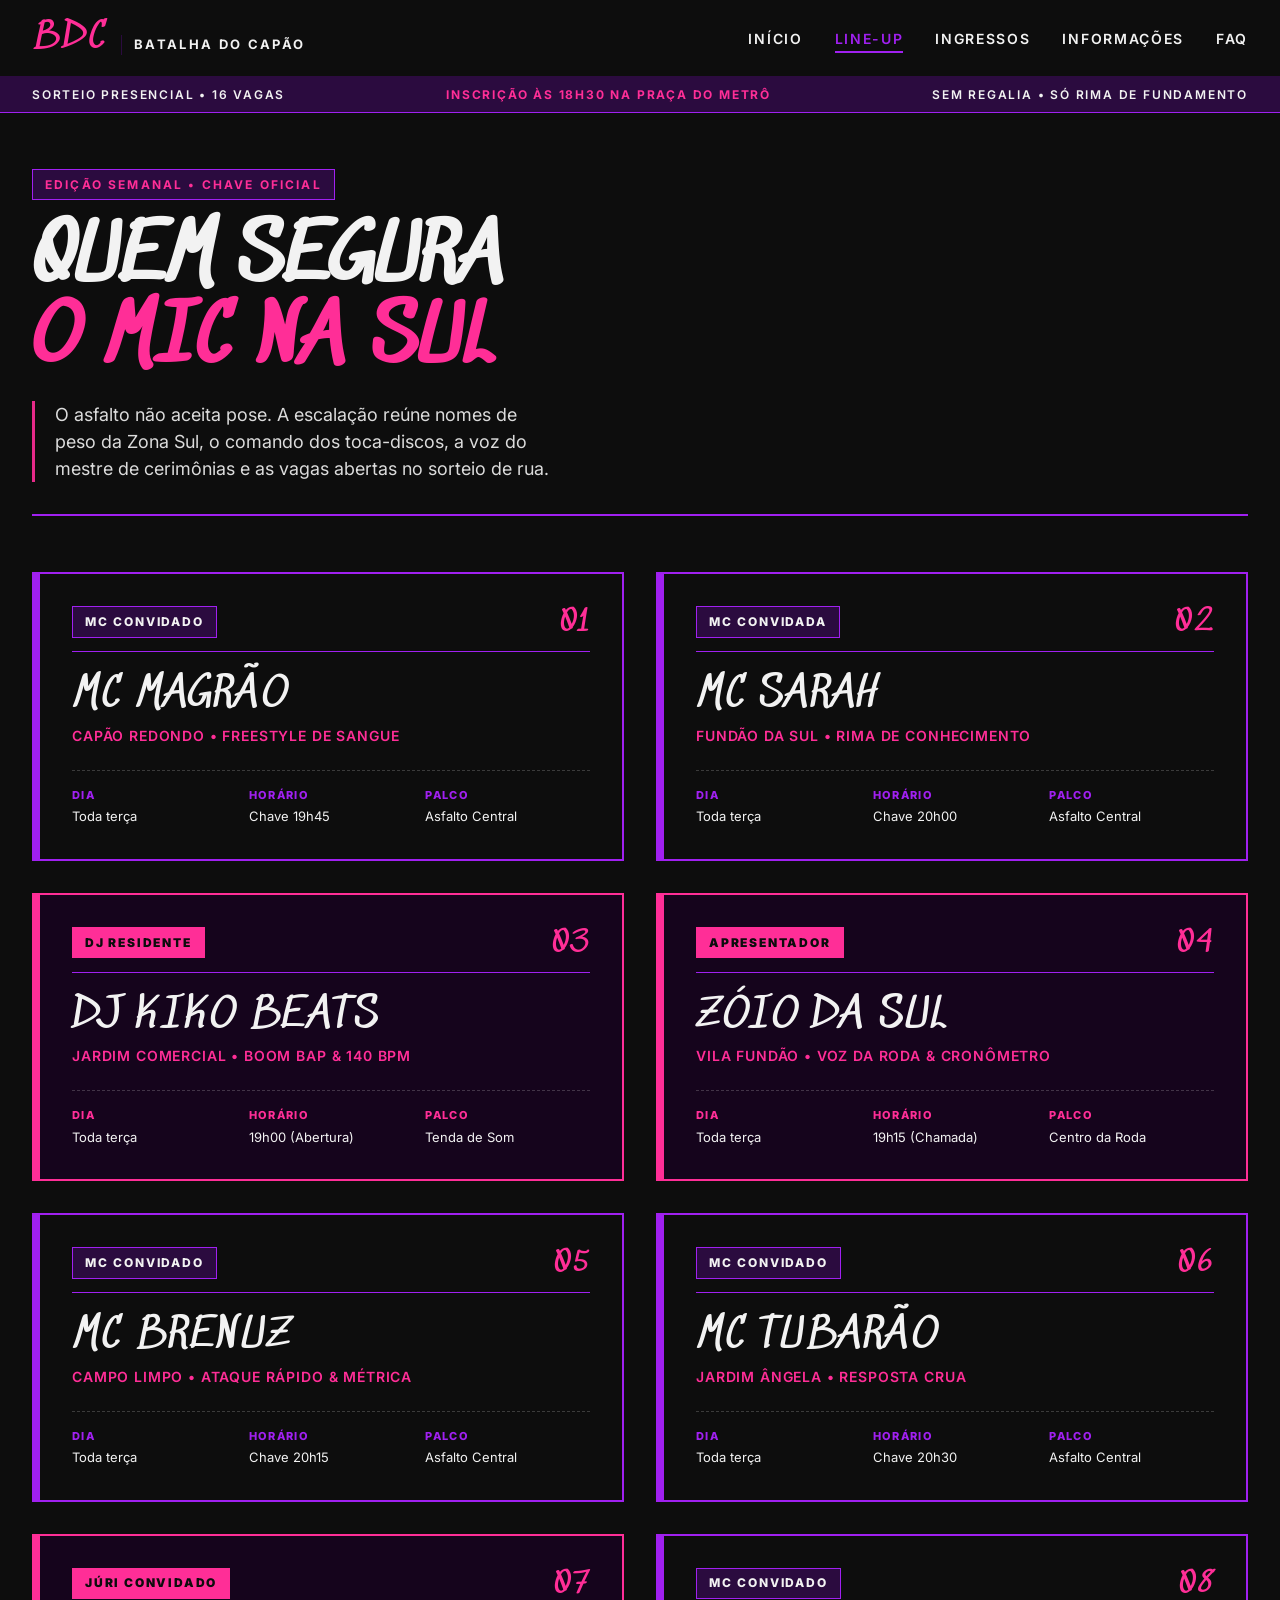
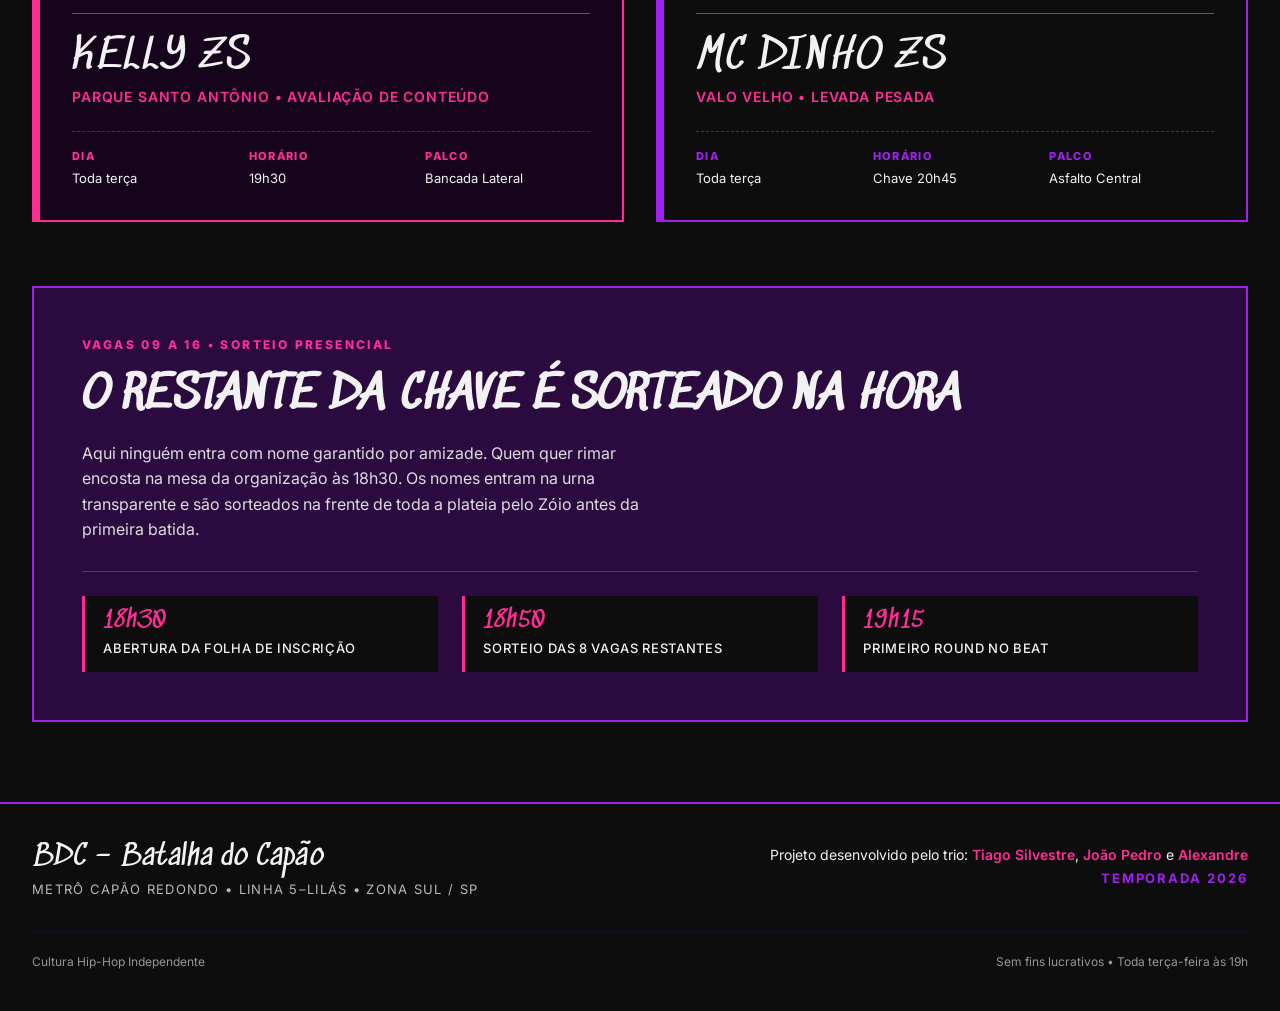
<file: pages/lineup.html>
<!DOCTYPE html>
<html lang="pt-BR">
<head>
  <meta charset="UTF-8">
  <meta name="viewport" content="width=device-width, initial-scale=1.0">
  <title>Line-up &bull; BDC – Batalha do Capão</title>
  <meta name="description" content="Chave da noite, MCs convidados, DJ residente, apresentação e sorteio presencial da Batalha do Capão.">
  
  <!-- Fontes do Google: Sedgwick Ave para titulos e Inter para textos -->
  <link rel="preconnect" href="https://fonts.googleapis.com">
  <link rel="preconnect" href="https://fonts.gstatic.com" crossorigin>
  <link href="https://fonts.googleapis.com/css2?family=Inter:wght@400;500;600;700;800&family=Sedgwick+Ave&display=swap" rel="stylesheet">
  
  <!-- Links relativos seguros -->
  <link rel="stylesheet" href="../style.css">
  <link rel="stylesheet" href="../styles/lineup.css">
</head>
<body>

  <!-- Cabecalho principal -->
  <header class="cabecalho">
    <div class="cabecalho-marca">
      <a href="./index.html" class="cabecalho-sigla">BDC</a>
      <span class="cabecalho-nome">Batalha do Capão</span>
    </div>

    <!-- Botao mobile -->
    <button class="menu-toggle" id="menuToggle" aria-label="Abrir menu de navegação" aria-expanded="false">
      Menu
    </button>

    <!-- Navegacao -->
    <nav class="navegacao" id="menuNavegacao">
      <ul class="menu-lista">
        <li><a href="../index.html" class="menu-link">Início</a></li>
        <li><a href="./lineup.html" class="menu-link ativo">Line-up</a></li>
        <li><a href="./ingressos.html" class="menu-link">Ingressos</a></li>
        <li><a href="./informacoes.html" class="menu-link">Informações</a></li>
        <li><a href="./faq.html" class="menu-link">FAQ</a></li>
      </ul>
    </nav>
  </header>

  <!-- Faixa de aviso urbano -->
  <div class="faixa-aviso" role="complementary">
    <span>Sorteio Presencial &bull; 16 Vagas</span>
    <span class="destaque-linha">Inscrição às 18h30 na Praça do Metrô</span>
    <span>Sem Regalia &bull; Só Rima de Fundamento</span>
  </div>

  <!-- Conteudo principal -->
  <main class="lineup-pagina">

    <!-- Abertura editorial -->
    <section class="lineup-topo">
      <span class="lineup-etiqueta">Edição Semanal &bull; Chave Oficial</span>
      <h1 class="lineup-titulo">
        Quem segura <span class="palavra-destaque">o mic na sul</span>
      </h1>
      <p class="lineup-subtexto">
        O asfalto não aceita pose. A escalação reúne nomes de peso da Zona Sul, o comando dos toca-discos, a voz do mestre de cerimônias e as vagas abertas no sorteio de rua.
      </p>
    </section>

    <!-- Grade tipografica brutalista do line-up (Sem imagens) -->
    <section class="lineup-grade" aria-label="Escalação da Batalha">

      <!-- 01: MC Convidado -->
      <article class="roster-item">
        <div class="roster-cabeca-barra">
          <span class="roster-papel">MC Convidado</span>
          <span class="roster-num">01</span>
        </div>
        <div class="roster-dados">
          <h2 class="roster-nome">MC Magrão</h2>
          <p class="roster-origem">Capão Redondo &bull; Freestyle de Sangue</p>
          <div class="roster-detalhes">
            <div class="roster-info">
              <strong>Dia</strong>
              <span>Toda terça</span>
            </div>
            <div class="roster-info">
              <strong>Horário</strong>
              <span>Chave 19h45</span>
            </div>
            <div class="roster-info">
              <strong>Palco</strong>
              <span>Asfalto Central</span>
            </div>
          </div>
        </div>
      </article>

      <!-- 02: MC Convidada -->
      <article class="roster-item">
        <div class="roster-cabeca-barra">
          <span class="roster-papel">MC Convidada</span>
          <span class="roster-num">02</span>
        </div>
        <div class="roster-dados">
          <h2 class="roster-nome">MC Sarah</h2>
          <p class="roster-origem">Fundão da Sul &bull; Rima de Conhecimento</p>
          <div class="roster-detalhes">
            <div class="roster-info">
              <strong>Dia</strong>
              <span>Toda terça</span>
            </div>
            <div class="roster-info">
              <strong>Horário</strong>
              <span>Chave 20h00</span>
            </div>
            <div class="roster-info">
              <strong>Palco</strong>
              <span>Asfalto Central</span>
            </div>
          </div>
        </div>
      </article>

      <!-- 03: DJ Residente -->
      <article class="roster-item destaque-funcao">
        <div class="roster-cabeca-barra">
          <span class="roster-papel especial">DJ Residente</span>
          <span class="roster-num">03</span>
        </div>
        <div class="roster-dados">
          <h2 class="roster-nome">DJ Kiko Beats</h2>
          <p class="roster-origem">Jardim Comercial &bull; Boom Bap &amp; 140 BPM</p>
          <div class="roster-detalhes">
            <div class="roster-info">
              <strong>Dia</strong>
              <span>Toda terça</span>
            </div>
            <div class="roster-info">
              <strong>Horário</strong>
              <span>19h00 (Abertura)</span>
            </div>
            <div class="roster-info">
              <strong>Palco</strong>
              <span>Tenda de Som</span>
            </div>
          </div>
        </div>
      </article>

      <!-- 04: Apresentador -->
      <article class="roster-item destaque-funcao">
        <div class="roster-cabeca-barra">
          <span class="roster-papel especial">Apresentador</span>
          <span class="roster-num">04</span>
        </div>
        <div class="roster-dados">
          <h2 class="roster-nome">Zóio da Sul</h2>
          <p class="roster-origem">Vila Fundão &bull; Voz da Roda &amp; Cronômetro</p>
          <div class="roster-detalhes">
            <div class="roster-info">
              <strong>Dia</strong>
              <span>Toda terça</span>
            </div>
            <div class="roster-info">
              <strong>Horário</strong>
              <span>19h15 (Chamada)</span>
            </div>
            <div class="roster-info">
              <strong>Palco</strong>
              <span>Centro da Roda</span>
            </div>
          </div>
        </div>
      </article>

      <!-- 05: MC Convidado -->
      <article class="roster-item">
        <div class="roster-cabeca-barra">
          <span class="roster-papel">MC Convidado</span>
          <span class="roster-num">05</span>
        </div>
        <div class="roster-dados">
          <h2 class="roster-nome">MC Brenuz</h2>
          <p class="roster-origem">Campo Limpo &bull; Ataque Rápido &amp; Métrica</p>
          <div class="roster-detalhes">
            <div class="roster-info">
              <strong>Dia</strong>
              <span>Toda terça</span>
            </div>
            <div class="roster-info">
              <strong>Horário</strong>
              <span>Chave 20h15</span>
            </div>
            <div class="roster-info">
              <strong>Palco</strong>
              <span>Asfalto Central</span>
            </div>
          </div>
        </div>
      </article>

      <!-- 06: MC Convidado -->
      <article class="roster-item">
        <div class="roster-cabeca-barra">
          <span class="roster-papel">MC Convidado</span>
          <span class="roster-num">06</span>
        </div>
        <div class="roster-dados">
          <h2 class="roster-nome">MC Tubarão</h2>
          <p class="roster-origem">Jardim Ângela &bull; Resposta Crua</p>
          <div class="roster-detalhes">
            <div class="roster-info">
              <strong>Dia</strong>
              <span>Toda terça</span>
            </div>
            <div class="roster-info">
              <strong>Horário</strong>
              <span>Chave 20h30</span>
            </div>
            <div class="roster-info">
              <strong>Palco</strong>
              <span>Asfalto Central</span>
            </div>
          </div>
        </div>
      </article>

      <!-- 07: Jurada Convidada -->
      <article class="roster-item destaque-funcao">
        <div class="roster-cabeca-barra">
          <span class="roster-papel especial">Júri Convidado</span>
          <span class="roster-num">07</span>
        </div>
        <div class="roster-dados">
          <h2 class="roster-nome">Kelly ZS</h2>
          <p class="roster-origem">Parque Santo Antônio &bull; Avaliação de Conteúdo</p>
          <div class="roster-detalhes">
            <div class="roster-info">
              <strong>Dia</strong>
              <span>Toda terça</span>
            </div>
            <div class="roster-info">
              <strong>Horário</strong>
              <span>19h30</span>
            </div>
            <div class="roster-info">
              <strong>Palco</strong>
              <span>Bancada Lateral</span>
            </div>
          </div>
        </div>
      </article>

      <!-- 08: MC Convidado -->
      <article class="roster-item">
        <div class="roster-cabeca-barra">
          <span class="roster-papel">MC Convidado</span>
          <span class="roster-num">08</span>
        </div>
        <div class="roster-dados">
          <h2 class="roster-nome">MC Dinho ZS</h2>
          <p class="roster-origem">Valo Velho &bull; Levada Pesada</p>
          <div class="roster-detalhes">
            <div class="roster-info">
              <strong>Dia</strong>
              <span>Toda terça</span>
            </div>
            <div class="roster-info">
              <strong>Horário</strong>
              <span>Chave 20h45</span>
            </div>
            <div class="roster-info">
              <strong>Palco</strong>
              <span>Asfalto Central</span>
            </div>
          </div>
        </div>
      </article>

    </section>

    <!-- Bloco das 8 vagas abertas por sorteio -->
    <section class="sorteio-aviso">
      <div class="sorteio-container">
        <span class="sorteio-tag">Vagas 09 a 16 &bull; Sorteio Presencial</span>
        <h3 class="sorteio-titulo">O restante da chave é sorteado na hora</h3>
        <p class="sorteio-descricao">
          Aqui ninguém entra com nome garantido por amizade. Quem quer rimar encosta na mesa da organização às 18h30. Os nomes entram na urna transparente e são sorteados na frente de toda a plateia pelo Zóio antes da primeira batida.
        </p>
        <div class="sorteio-regras">
          <div class="sorteio-regra-item">
            <span class="regra-num">18h30</span>
            <span class="regra-txt">Abertura da folha de inscrição</span>
          </div>
          <div class="sorteio-regra-item">
            <span class="regra-num">18h50</span>
            <span class="regra-txt">Sorteio das 8 vagas restantes</span>
          </div>
          <div class="sorteio-regra-item">
            <span class="regra-num">19h15</span>
            <span class="regra-txt">Primeiro round no beat</span>
          </div>
        </div>
      </div>
    </section>

  </main>

  <!-- Rodape estruturado com creditos do trio -->
  <footer class="rodape">
    <div class="rodape-principal">
      <div class="rodape-festival">
        <span class="rodape-nome">BDC – Batalha do Capão</span>
        <span class="rodape-local">Metrô Capão Redondo &bull; Linha 5–Lilás &bull; Zona Sul / SP</span>
      </div>

      <div class="rodape-creditos">
        <span class="rodape-equipe">Projeto desenvolvido pelo trio: <strong>Tiago Silvestre</strong>, <strong>João Pedro</strong> e <strong>Alexandre</strong></span>
        <span class="rodape-ano">Temporada 2026</span>
      </div>
    </div>

    <div class="rodape-secundario">
      <span>Cultura Hip-Hop Independente</span>
      <span>Sem fins lucrativos &bull; Toda terça-feira às 19h</span>
    </div>
  </footer>

  <!-- Script compartilhado -->
  <script src="../script.js"></script>
</body>
</html>
</file>
<file: style.css>
/* ==========================================================================
   BDC - BATALHA DO CAPAO
   Folha de Estilos Autoral | Direcao de Arte Urbana e Brutalista
   ========================================================================== */

/* --------------------------------------------------------------------------
   Variaveis Globais e Paleta Oficial
   -------------------------------------------------------------------------- */
:root {
  --roxo-profundo: #2B0B3F;
  --roxo-neon: #A020F0;
  --rosa-neon: #FF2E97;
  --preto-puro: #0D0D0D;
  --branco-sujo: #F2F2F2;

  --fonte-titulos: 'Sedgwick Ave', cursive;
  --fonte-textos: 'Inter', -apple-system, BlinkMacSystemFont, sans-serif;
  
  --borda-solida: 2px solid var(--roxo-neon);
  --borda-fina: 1px solid var(--roxo-profundo);
  --espacamento-bloco: 4rem;
}

/* --------------------------------------------------------------------------
   Reset Essencial e Tipografia Base
   -------------------------------------------------------------------------- */
*, *::before, *::after {
  box-sizing: border-box;
  margin: 0;
  padding: 0;
}

html {
  font-size: 16px;
  background-color: var(--preto-puro);
  color: var(--branco-sujo);
  font-family: var(--fonte-textos);
  line-height: 1.5;
  scroll-behavior: smooth;
}

body {
  background-color: var(--preto-puro);
  min-height: 100vh;
  overflow-x: hidden;
  display: flex;
  flex-direction: column;
}

a {
  color: inherit;
  text-decoration: none;
}

/* --------------------------------------------------------------------------
   Cabecalho e Navegacao Superior
   -------------------------------------------------------------------------- */
.cabecalho {
  display: flex;
  align-items: center;
  justify-content: space-between;
  padding: 1.25rem 2rem;
  background-color: var(--preto-puro);
  border-bottom: 2px solid var(--roxo-profundo);
  position: sticky;
  top: 0;
  z-index: 100;
}

.cabecalho-marca {
  display: flex;
  align-items: baseline;
  gap: 0.75rem;
}

.cabecalho-sigla {
  font-family: var(--fonte-titulos);
  font-size: 2.25rem;
  line-height: 1;
  color: var(--rosa-neon);
  letter-spacing: 2px;
}

.cabecalho-nome {
  font-size: 0.8125rem;
  text-transform: uppercase;
  letter-spacing: 0.18em;
  font-weight: 700;
  color: var(--branco-sujo);
  border-left: 1px solid var(--roxo-profundo);
  padding-left: 0.75rem;
}

.navegacao {
  display: flex;
  align-items: center;
}

.menu-lista {
  display: flex;
  list-style: none;
  gap: 2rem;
}

.menu-link {
  font-size: 0.875rem;
  text-transform: uppercase;
  letter-spacing: 0.12em;
  font-weight: 600;
  color: var(--branco-sujo);
  padding: 0.25rem 0;
  position: relative;
  transition: color 0.15s ease;
}

.menu-link:hover,
.menu-link:focus {
  color: var(--rosa-neon);
}

.menu-link.ativo {
  color: var(--roxo-neon);
  border-bottom: 2px solid var(--roxo-neon);
}

.menu-toggle {
  display: none;
  background: transparent;
  border: 1px solid var(--roxo-neon);
  color: var(--branco-sujo);
  font-family: var(--fonte-textos);
  font-size: 0.75rem;
  text-transform: uppercase;
  letter-spacing: 0.1em;
  padding: 0.5rem 0.75rem;
  cursor: pointer;
}

/* --------------------------------------------------------------------------
   Faixa de Alerta Urbano
   -------------------------------------------------------------------------- */
.faixa-aviso {
  background-color: var(--roxo-profundo);
  border-bottom: 1px solid var(--roxo-neon);
  padding: 0.5rem 2rem;
  font-size: 0.75rem;
  text-transform: uppercase;
  letter-spacing: 0.15em;
  font-weight: 600;
  display: flex;
  justify-content: space-between;
  flex-wrap: wrap;
  gap: 1rem;
}

.faixa-aviso span {
  color: var(--branco-sujo);
}

.faixa-aviso .destaque-linha {
  color: var(--rosa-neon);
  font-weight: 700;
}

/* --------------------------------------------------------------------------
   Hero Editorial e Assimetrico (100% Tipografico)
   -------------------------------------------------------------------------- */
.hero {
  padding: 3.5rem 2rem 4rem;
  max-width: 1320px;
  margin: 0 auto;
  width: 100%;
}

.hero-grid {
  display: grid;
  grid-template-columns: 1.15fr 0.85fr;
  gap: 3rem;
  align-items: stretch;
}

.hero-conteudo {
  display: flex;
  flex-direction: column;
  align-items: flex-start;
  justify-content: center;
}

.tag-localizacao {
  display: inline-block;
  background-color: var(--preto-puro);
  border: 1px solid var(--roxo-neon);
  color: var(--branco-sujo);
  font-size: 0.75rem;
  text-transform: uppercase;
  letter-spacing: 0.15em;
  padding: 0.35rem 0.75rem;
  margin-bottom: 1.5rem;
  font-weight: 600;
}

.hero-titulo {
  font-family: var(--fonte-titulos);
  font-size: clamp(3.2rem, 7vw, 6.2rem);
  line-height: 0.95;
  color: var(--branco-sujo);
  text-transform: uppercase;
  letter-spacing: 1px;
  margin-bottom: 1.5rem;
  word-break: break-word;
}

.palavra-destaque {
  color: var(--rosa-neon);
  display: block;
}

.chamada-principal {
  font-size: 1.25rem;
  font-weight: 500;
  line-height: 1.4;
  color: var(--branco-sujo);
  max-width: 34ch;
  border-left: 3px solid var(--rosa-neon);
  padding-left: 1.25rem;
  margin-bottom: 2rem;
}

.hero-coordenadas {
  display: flex;
  flex-direction: column;
  gap: 0.5rem;
  margin-bottom: 2.5rem;
  padding: 1.25rem;
  background-color: var(--roxo-profundo);
  border: 1px solid var(--roxo-neon);
  width: 100%;
  max-width: 480px;
}

.dado-evento {
  display: flex;
  justify-content: space-between;
  border-bottom: 1px dashed rgba(242, 242, 242, 0.2);
  padding-bottom: 0.4rem;
  font-size: 0.875rem;
}

.dado-evento:last-child {
  border-bottom: none;
  padding-bottom: 0;
}

.rotulo-dado {
  text-transform: uppercase;
  letter-spacing: 0.1em;
  font-weight: 700;
  color: var(--rosa-neon);
  font-size: 0.75rem;
}

.valor-dado {
  font-weight: 600;
  color: var(--branco-sujo);
  text-align: right;
}

.botao-destaque {
  display: inline-block;
  background-color: var(--roxo-neon);
  color: var(--branco-sujo);
  font-family: var(--fonte-textos);
  font-size: 0.9375rem;
  font-weight: 700;
  text-transform: uppercase;
  letter-spacing: 0.15em;
  padding: 1.125rem 2.25rem;
  border: none;
  cursor: pointer;
  border-bottom: 4px solid var(--rosa-neon);
  transition: transform 0.1s ease, background-color 0.15s ease;
}

.botao-destaque:hover,
.botao-destaque:focus {
  background-color: var(--rosa-neon);
  border-bottom-color: var(--branco-sujo);
  transform: translateY(-2px);
}

/* --------------------------------------------------------------------------
   Cartaz Tipografico Brutalista do Hero (Substituto de fotos)
   -------------------------------------------------------------------------- */
.hero-cartaz {
  background-color: var(--preto-puro);
  border: 3px solid var(--roxo-neon);
  display: flex;
  flex-direction: column;
  justify-content: space-between;
  padding: 2.25rem 2rem;
  position: relative;
  border-left: 8px solid var(--rosa-neon);
}

.cartaz-topo {
  display: flex;
  justify-content: space-between;
  align-items: center;
  border-bottom: 2px solid var(--roxo-profundo);
  padding-bottom: 1rem;
  margin-bottom: 1.75rem;
}

.cartaz-selo {
  font-size: 0.75rem;
  font-weight: 900;
  letter-spacing: 0.2em;
  text-transform: uppercase;
  color: var(--rosa-neon);
}

.cartaz-cod {
  font-family: monospace;
  font-size: 0.8125rem;
  font-weight: 700;
  color: var(--branco-sujo);
  background-color: var(--roxo-profundo);
  padding: 0.2rem 0.6rem;
  border: 1px solid var(--roxo-neon);
}

.cartaz-corpo {
  display: flex;
  flex-direction: column;
}

.cartaz-chamada-alta {
  font-family: var(--fonte-titulos);
  font-size: clamp(3.5rem, 6vw, 5.5rem);
  line-height: 0.85;
  color: var(--branco-sujo);
  text-transform: uppercase;
  letter-spacing: 2px;
}

.cartaz-horario {
  font-family: var(--fonte-titulos);
  font-size: clamp(2.5rem, 5vw, 4rem);
  line-height: 1;
  color: var(--rosa-neon);
  margin-bottom: 1.25rem;
}

.cartaz-divisor {
  width: 100%;
  height: 2px;
  background-color: var(--roxo-neon);
  margin-bottom: 1.5rem;
}

.cartaz-frase {
  font-size: 0.8125rem;
  font-weight: 800;
  letter-spacing: 0.18em;
  text-transform: uppercase;
  color: var(--branco-sujo);
  margin-bottom: 2rem;
  line-height: 1.5;
}

.cartaz-linhas-info {
  display: flex;
  flex-direction: column;
  gap: 0.75rem;
  background-color: var(--roxo-profundo);
  padding: 1.25rem;
  border: 1px solid var(--roxo-neon);
}

.cartaz-linha {
  display: flex;
  justify-content: space-between;
  font-size: 0.75rem;
  border-bottom: 1px dashed rgba(242, 242, 242, 0.2);
  padding-bottom: 0.35rem;
}

.cartaz-linha:last-child {
  border-bottom: none;
  padding-bottom: 0;
}

.cartaz-rotulo {
  font-weight: 800;
  letter-spacing: 0.15em;
  color: var(--rosa-neon);
}

.cartaz-dado {
  font-weight: 700;
  color: var(--branco-sujo);
  text-align: right;
}

.cartaz-base {
  margin-top: 2rem;
  border-top: 1px solid var(--roxo-profundo);
  padding-top: 1rem;
  font-size: 0.6875rem;
  font-weight: 900;
  letter-spacing: 0.25em;
  text-transform: uppercase;
  color: var(--rosa-neon);
  text-align: center;
}

/* --------------------------------------------------------------------------
   Secao de Destaques Estruturais (Sem cards genericos, assimetrica)
   -------------------------------------------------------------------------- */
.destaques {
  background-color: var(--roxo-profundo);
  border-top: 2px solid var(--roxo-neon);
  border-bottom: 2px solid var(--roxo-neon);
  padding: var(--espacamento-bloco) 2rem;
}

.destaques-container {
  max-width: 1320px;
  margin: 0 auto;
}

.secao-cabecalho {
  margin-bottom: 3rem;
  border-bottom: 1px solid rgba(242, 242, 242, 0.2);
  padding-bottom: 1rem;
  display: flex;
  justify-content: space-between;
  align-items: flex-end;
  flex-wrap: wrap;
  gap: 1rem;
}

.secao-titulo {
  font-family: var(--fonte-titulos);
  font-size: clamp(2rem, 4vw, 3rem);
  text-transform: uppercase;
  color: var(--branco-sujo);
  line-height: 1;
}

.secao-subtitulo {
  font-size: 0.75rem;
  text-transform: uppercase;
  letter-spacing: 0.2em;
  color: var(--rosa-neon);
  font-weight: 700;
}

.destaques-grade {
  display: grid;
  grid-template-columns: repeat(3, 1fr);
  gap: 0;
  border-left: 2px solid var(--roxo-neon);
}

.destaque-coluna {
  border-right: 2px solid var(--roxo-neon);
  padding: 2.5rem 2rem;
  background-color: var(--preto-puro);
  display: flex;
  flex-direction: column;
  justify-content: space-between;
  min-height: 320px;
}

.destaque-coluna:nth-child(2) {
  background-color: #12051b;
}

.destaque-indice {
  font-family: var(--fonte-titulos);
  font-size: 2.5rem;
  line-height: 1;
  color: var(--rosa-neon);
  margin-bottom: 1.5rem;
}

.destaque-nome {
  font-size: 1.25rem;
  font-weight: 700;
  text-transform: uppercase;
  letter-spacing: 0.05em;
  color: var(--branco-sujo);
  margin-bottom: 1rem;
  line-height: 1.25;
}

.destaque-texto {
  font-size: 0.9375rem;
  line-height: 1.6;
  color: var(--branco-sujo);
  opacity: 0.85;
}

/* --------------------------------------------------------------------------
   Manifesto da Quebrada (Bloco Editorial Tipografico)
   -------------------------------------------------------------------------- */
.manifesto {
  padding: var(--espacamento-bloco) 2rem;
  max-width: 1320px;
  margin: 0 auto;
  width: 100%;
}

.manifesto-box {
  border: 1px solid var(--roxo-profundo);
  background-color: var(--preto-puro);
  padding: 3rem;
  position: relative;
}

.manifesto-box::before {
  content: "IDEOLOGIA";
  position: absolute;
  top: -0.75rem;
  left: 2rem;
  background-color: var(--preto-puro);
  padding: 0 0.75rem;
  font-size: 0.6875rem;
  font-weight: 800;
  letter-spacing: 0.25em;
  color: var(--rosa-neon);
}

.manifesto-texto {
  font-size: clamp(1.125rem, 2.2vw, 1.625rem);
  font-weight: 500;
  line-height: 1.45;
  color: var(--branco-sujo);
  max-width: 48ch;
}

.manifesto-texto strong {
  color: var(--rosa-neon);
  font-weight: 700;
}

/* --------------------------------------------------------------------------
   Rodape Estruturado com Flexbox
   -------------------------------------------------------------------------- */
.rodape {
  margin-top: auto;
  background-color: var(--preto-puro);
  border-top: 2px solid var(--roxo-neon);
  padding: 2.5rem 2rem;
  display: flex;
  flex-direction: column;
  gap: 2rem;
}

.rodape-principal {
  display: flex;
  justify-content: space-between;
  align-items: flex-start;
  flex-wrap: wrap;
  gap: 2rem;
  max-width: 1320px;
  margin: 0 auto;
  width: 100%;
}

.rodape-festival {
  display: flex;
  flex-direction: column;
  gap: 0.5rem;
}

.rodape-nome {
  font-family: var(--fonte-titulos);
  font-size: 1.75rem;
  color: var(--branco-sujo);
  line-height: 1;
}

.rodape-local {
  font-size: 0.8125rem;
  text-transform: uppercase;
  letter-spacing: 0.1em;
  color: var(--branco-sujo);
  opacity: 0.75;
}

.rodape-creditos {
  display: flex;
  flex-direction: column;
  gap: 0.25rem;
  text-align: right;
}

.rodape-equipe {
  font-size: 0.875rem;
  color: var(--branco-sujo);
}

.rodape-equipe strong {
  color: var(--rosa-neon);
  font-weight: 600;
}

.rodape-ano {
  font-size: 0.8125rem;
  text-transform: uppercase;
  letter-spacing: 0.15em;
  color: var(--roxo-neon);
  font-weight: 700;
}

.rodape-secundario {
  max-width: 1320px;
  margin: 0 auto;
  width: 100%;
  border-top: 1px solid var(--roxo-profundo);
  padding-top: 1.25rem;
  display: flex;
  justify-content: space-between;
  align-items: center;
  flex-wrap: wrap;
  gap: 1rem;
  font-size: 0.75rem;
  color: var(--branco-sujo);
  opacity: 0.6;
}

/* --------------------------------------------------------------------------
   Responsividade Mobile-First
   -------------------------------------------------------------------------- */
@media (max-width: 992px) {
  .hero-grid {
    grid-template-columns: 1fr;
    gap: 2.5rem;
  }

  .destaques-grade {
    grid-template-columns: 1fr;
    border-left: none;
    border-top: 2px solid var(--roxo-neon);
  }

  .destaque-coluna {
    border-right: none;
    border-bottom: 2px solid var(--roxo-neon);
    min-height: auto;
  }

  .destaque-coluna:last-child {
    border-bottom: none;
  }

  .rodape-creditos {
    text-align: left;
  }
}

@media (max-width: 768px) {
  .cabecalho {
    padding: 1rem 1.25rem;
  }

  .menu-toggle {
    display: block;
  }

  .navegacao {
    position: absolute;
    top: 100%;
    left: 0;
    right: 0;
    background-color: var(--preto-puro);
    border-bottom: 2px solid var(--roxo-neon);
    padding: 1.5rem;
    display: none;
  }

  .navegacao.aberto {
    display: block;
  }

  .menu-lista {
    flex-direction: column;
    gap: 1.25rem;
  }

  .hero {
    padding: 2rem 1.25rem 3rem;
  }

  .destaques {
    padding: 3rem 1.25rem;
  }

  .manifesto {
    padding: 2.5rem 1.25rem;
  }

  .manifesto-box {
    padding: 1.75rem 1.25rem;
  }

  .rodape {
    padding: 2rem 1.25rem;
  }
}
</file>
<file: styles/faq.css>
/* ==========================================================================
   BDC - BATALHA DO CAPAO | faq.css
   Estilos exclusivos da pagina de Perguntas Frequentes e Contato
   ========================================================================== */

/* --------------------------------------------------------------------------
   Estrutura Geral
   -------------------------------------------------------------------------- */
.faq-pagina {
  max-width: 1320px;
  margin: 0 auto;
  padding: 3.5rem 2rem 5rem;
  width: 100%;
}

.faq-topo {
  margin-bottom: 3.5rem;
  border-bottom: 2px solid var(--roxo-neon);
  padding-bottom: 2rem;
}

.faq-etiqueta {
  display: inline-block;
  background-color: var(--roxo-profundo);
  border: 1px solid var(--roxo-neon);
  color: var(--rosa-neon);
  font-size: 0.75rem;
  font-weight: 700;
  text-transform: uppercase;
  letter-spacing: 0.18em;
  padding: 0.35rem 0.75rem;
  margin-bottom: 1.25rem;
}

.faq-titulo {
  font-family: var(--fonte-titulos);
  font-size: clamp(2.8rem, 6vw, 5rem);
  line-height: 0.95;
  text-transform: uppercase;
  color: var(--branco-sujo);
  margin-bottom: 1.25rem;
}

.faq-subtexto {
  font-size: 1.125rem;
  line-height: 1.5;
  color: var(--branco-sujo);
  opacity: 0.9;
  max-width: 52ch;
  border-left: 3px solid var(--rosa-neon);
  padding-left: 1.25rem;
}

/* --------------------------------------------------------------------------
   Grade Principal (FAQ a esquerda, Formulario a direita)
   -------------------------------------------------------------------------- */
.faq-grid {
  display: grid;
  grid-template-columns: 1.15fr 0.85fr;
  gap: 3.5rem;
  align-items: start;
}

/* --------------------------------------------------------------------------
   Lista de Perguntas
   -------------------------------------------------------------------------- */
.faq-secao-titulo {
  font-family: var(--fonte-titulos);
  font-size: 2rem;
  text-transform: uppercase;
  color: var(--branco-sujo);
  margin-bottom: 1.5rem;
}

.perguntas-container {
  display: flex;
  flex-direction: column;
  gap: 1.5rem;
}

.faq-item {
  background-color: var(--preto-puro);
  border: 1px solid var(--roxo-profundo);
  border-left: 3px solid var(--roxo-neon);
  padding: 1.5rem;
  display: flex;
  gap: 1.25rem;
  align-items: flex-start;
  transition: border-left-color 0.2s ease;
}

.faq-item:hover {
  border-left-color: var(--rosa-neon);
}

.faq-numero {
  font-family: var(--fonte-titulos);
  font-size: 1.75rem;
  color: var(--rosa-neon);
  line-height: 1;
  shrink: 0;
}

.faq-conteudo {
  display: flex;
  flex-direction: column;
  gap: 0.5rem;
}

.faq-pergunta {
  font-size: 1.125rem;
  font-weight: 700;
  color: var(--branco-sujo);
  line-height: 1.35;
}

.faq-resposta {
  font-size: 0.875rem;
  line-height: 1.6;
  color: var(--branco-sujo);
  opacity: 0.85;
}

/* --------------------------------------------------------------------------
   Formulario de Contato Brutalista
   -------------------------------------------------------------------------- */
.contato-caixa {
  background-color: var(--roxo-profundo);
  border: 2px solid var(--roxo-neon);
  padding: 2.5rem 2rem;
  position: sticky;
  top: 6rem;
}

.contato-tag {
  font-size: 0.75rem;
  text-transform: uppercase;
  letter-spacing: 0.2em;
  font-weight: 800;
  color: var(--rosa-neon);
  display: block;
  margin-bottom: 0.5rem;
}

.contato-titulo {
  font-family: var(--fonte-titulos);
  font-size: 2.25rem;
  line-height: 1;
  text-transform: uppercase;
  color: var(--branco-sujo);
  margin-bottom: 0.75rem;
}

.contato-sub {
  font-size: 0.875rem;
  line-height: 1.5;
  color: var(--branco-sujo);
  opacity: 0.85;
  margin-bottom: 2rem;
}

.contato-form {
  display: flex;
  flex-direction: column;
  gap: 1.25rem;
}

.campo-grupo {
  display: flex;
  flex-direction: column;
  gap: 0.4rem;
}

.campo-label {
  font-size: 0.75rem;
  text-transform: uppercase;
  letter-spacing: 0.12em;
  font-weight: 700;
  color: var(--branco-sujo);
}

.campo-input,
.campo-select,
.campo-textarea {
  background-color: var(--preto-puro);
  border: 1px solid var(--roxo-neon);
  color: var(--branco-sujo);
  font-family: var(--fonte-textos);
  font-size: 0.875rem;
  padding: 0.85rem 1rem;
  border-radius: 0;
  outline: none;
  transition: border-color 0.15s ease;
}

.campo-input:focus,
.campo-select:focus,
.campo-textarea:focus {
  border-color: var(--rosa-neon);
}

.campo-select {
  cursor: pointer;
}

.campo-select option {
  background-color: var(--preto-puro);
  color: var(--branco-sujo);
}

.campo-textarea {
  resize: vertical;
  min-height: 100px;
}

.botao-enviar {
  background-color: var(--roxo-neon);
  color: var(--branco-sujo);
  font-family: var(--fonte-textos);
  font-size: 0.9375rem;
  font-weight: 700;
  text-transform: uppercase;
  letter-spacing: 0.15em;
  padding: 1.125rem;
  border: none;
  cursor: pointer;
  border-bottom: 4px solid var(--rosa-neon);
  margin-top: 0.5rem;
  transition: transform 0.1s ease, background-color 0.15s ease;
}

.botao-enviar:hover,
.botao-enviar:focus {
  background-color: var(--rosa-neon);
  border-bottom-color: var(--branco-sujo);
  transform: translateY(-2px);
}

/* --------------------------------------------------------------------------
   Responsividade
   -------------------------------------------------------------------------- */
@media (max-width: 992px) {
  .faq-grid {
    grid-template-columns: 1fr;
  }

  .contato-caixa {
    position: static;
  }
}

@media (max-width: 600px) {
  .faq-pagina {
    padding: 2rem 1.25rem 3.5rem;
  }

  .contato-caixa {
    padding: 2rem 1.25rem;
  }
}
</file>
<file: styles/informacoes.css>
/* ==========================================================================
   BDC - BATALHA DO CAPAO | informacoes.css
   Estilos exclusivos da pagina de Informacoes, Rotas e Conduta de Rua
   ========================================================================== */

/* --------------------------------------------------------------------------
   Estrutura Geral
   -------------------------------------------------------------------------- */
.info-pagina {
  max-width: 1320px;
  margin: 0 auto;
  padding: 3.5rem 2rem 5rem;
  width: 100%;
}

.info-topo {
  margin-bottom: 3.5rem;
  border-bottom: 2px solid var(--roxo-neon);
  padding-bottom: 2rem;
}

.info-etiqueta {
  display: inline-block;
  background-color: var(--roxo-profundo);
  border: 1px solid var(--roxo-neon);
  color: var(--rosa-neon);
  font-size: 0.75rem;
  font-weight: 700;
  text-transform: uppercase;
  letter-spacing: 0.18em;
  padding: 0.35rem 0.75rem;
  margin-bottom: 1.25rem;
}

.info-titulo {
  font-family: var(--fonte-titulos);
  font-size: clamp(2.8rem, 6vw, 5rem);
  line-height: 0.95;
  text-transform: uppercase;
  color: var(--branco-sujo);
  margin-bottom: 1.25rem;
}

.info-subtexto {
  font-size: 1.125rem;
  line-height: 1.5;
  color: var(--branco-sujo);
  opacity: 0.9;
  max-width: 52ch;
  border-left: 3px solid var(--rosa-neon);
  padding-left: 1.25rem;
}

/* --------------------------------------------------------------------------
   Grade de Localizacao e Rotas
   -------------------------------------------------------------------------- */
.local-grade {
  display: grid;
  grid-template-columns: 1fr 1fr;
  gap: 3rem;
  margin-bottom: 5rem;
  align-items: start;
}

.rotas-coluna {
  display: flex;
  flex-direction: column;
  gap: 2rem;
}

.endereco-bloco {
  background-color: var(--roxo-profundo);
  border: 2px solid var(--roxo-neon);
  padding: 2rem;
}

.sub-etiqueta {
  font-size: 0.6875rem;
  text-transform: uppercase;
  letter-spacing: 0.2em;
  color: var(--rosa-neon);
  font-weight: 800;
  display: block;
  margin-bottom: 0.5rem;
}

.endereco-titulo {
  font-family: var(--fonte-titulos);
  font-size: 2rem;
  line-height: 1;
  color: var(--branco-sujo);
  margin-bottom: 0.75rem;
}

.endereco-linha {
  font-size: 0.9375rem;
  font-weight: 700;
  color: var(--rosa-neon);
  margin-bottom: 0.5rem;
}

.endereco-completo {
  font-size: 0.875rem;
  color: var(--branco-sujo);
  opacity: 0.8;
  line-height: 1.4;
}

.guia-transporte {
  display: flex;
  flex-direction: column;
  gap: 1.25rem;
}

.transporte-item {
  background-color: var(--preto-puro);
  border: 1px solid var(--roxo-profundo);
  border-left: 3px solid var(--roxo-neon);
  padding: 1.25rem 1.5rem;
}

.transporte-item.alerta-cronograma {
  border-left-color: var(--rosa-neon);
  background-color: #120417;
}

.transporte-cabeca {
  display: flex;
  align-items: center;
  gap: 0.75rem;
  margin-bottom: 0.6rem;
}

.icone-texto {
  font-size: 0.6875rem;
  font-weight: 800;
  letter-spacing: 0.12em;
  padding: 0.2rem 0.5rem;
  background-color: var(--roxo-profundo);
  color: var(--branco-sujo);
  border: 1px solid var(--roxo-neon);
}

.icone-texto.destaque {
  background-color: var(--rosa-neon);
  color: var(--preto-puro);
  border-color: var(--rosa-neon);
}

.transporte-nome {
  font-size: 1.125rem;
  font-weight: 700;
  text-transform: uppercase;
  letter-spacing: 0.05em;
  color: var(--branco-sujo);
}

.transporte-desc {
  font-size: 0.875rem;
  line-height: 1.55;
  color: var(--branco-sujo);
  opacity: 0.85;
}

/* --------------------------------------------------------------------------
   Mapa Incorporado
   -------------------------------------------------------------------------- */
.mapa-coluna {
  position: sticky;
  top: 6rem;
}

.mapa-moldura {
  border: 2px solid var(--roxo-neon);
  background-color: var(--preto-puro);
  display: flex;
  flex-direction: column;
}

.mapa-cabecalho {
  background-color: var(--roxo-profundo);
  padding: 0.75rem 1.25rem;
  display: flex;
  justify-content: space-between;
  align-items: center;
  font-size: 0.75rem;
  text-transform: uppercase;
  letter-spacing: 0.12em;
  color: var(--branco-sujo);
  font-weight: 600;
  border-bottom: 1px solid var(--roxo-neon);
}

.coordenada-num {
  font-family: monospace;
  color: var(--rosa-neon);
}

.mapa-frame {
  width: 100%;
  height: 420px;
  border: none;
  filter: invert(90%) hue-rotate(180deg) contrast(1.15) brightness(0.85);
}

.mapa-rodape {
  padding: 0.75rem 1.25rem;
  font-size: 0.75rem;
  text-transform: uppercase;
  letter-spacing: 0.1em;
  color: var(--branco-sujo);
  opacity: 0.7;
  border-top: 1px solid var(--roxo-profundo);
}

/* --------------------------------------------------------------------------
   Cartaz de Conduta: PODE vs NAO PODE
   -------------------------------------------------------------------------- */
.conduta-secao {
  border-top: 2px solid var(--roxo-neon);
  padding-top: 4rem;
}

.conduta-intro {
  margin-bottom: 2.5rem;
}

.conduta-tag {
  font-size: 0.75rem;
  text-transform: uppercase;
  letter-spacing: 0.2em;
  font-weight: 800;
  color: var(--rosa-neon);
  display: block;
  margin-bottom: 0.5rem;
}

.conduta-titulo {
  font-family: var(--fonte-titulos);
  font-size: clamp(2rem, 4vw, 3.25rem);
  line-height: 1;
  text-transform: uppercase;
  color: var(--branco-sujo);
  margin-bottom: 0.75rem;
}

.conduta-sub {
  font-size: 1rem;
  color: var(--branco-sujo);
  opacity: 0.85;
}

.conduta-grade {
  display: grid;
  grid-template-columns: 1fr 1fr;
  gap: 2.5rem;
}

.conduta-painel {
  background-color: var(--preto-puro);
  border: 2px solid var(--roxo-neon);
  padding: 2.5rem 2rem;
}

.conduta-painel.painel-pode {
  border-top: 6px solid var(--roxo-neon);
}

.conduta-painel.painel-nao-pode {
  border-top: 6px solid var(--rosa-neon);
  background-color: #12030d;
}

.painel-topo {
  display: flex;
  justify-content: space-between;
  align-items: baseline;
  border-bottom: 1px solid rgba(242, 242, 242, 0.2);
  padding-bottom: 1rem;
  margin-bottom: 1.5rem;
}

.painel-status {
  font-size: 0.6875rem;
  font-weight: 800;
  letter-spacing: 0.2em;
  text-transform: uppercase;
  color: var(--branco-sujo);
  opacity: 0.7;
}

.painel-titulo {
  font-family: var(--fonte-titulos);
  font-size: 2.75rem;
  line-height: 1;
  color: var(--branco-sujo);
}

.painel-pode .painel-titulo {
  color: var(--branco-sujo);
}

.painel-nao-pode .painel-titulo {
  color: var(--rosa-neon);
}

.conduta-lista {
  list-style: none;
  display: flex;
  flex-direction: column;
  gap: 1.15rem;
}

.conduta-lista li {
  font-size: 0.9375rem;
  line-height: 1.5;
  color: var(--branco-sujo);
  opacity: 0.9;
  position: relative;
  padding-left: 1.5rem;
}

.painel-pode .conduta-lista li::before {
  content: "+";
  position: absolute;
  left: 0;
  top: 0;
  font-weight: 800;
  color: var(--roxo-neon);
  font-size: 1.1rem;
  line-height: 1.2;
}

.painel-nao-pode .conduta-lista li::before {
  content: "—";
  position: absolute;
  left: 0;
  top: 0;
  font-weight: 800;
  color: var(--rosa-neon);
  font-size: 1.1rem;
  line-height: 1.2;
}

/* --------------------------------------------------------------------------
   Responsividade
   -------------------------------------------------------------------------- */
@media (max-width: 992px) {
  .local-grade {
    grid-template-columns: 1fr;
  }

  .mapa-coluna {
    position: static;
  }

  .conduta-grade {
    grid-template-columns: 1fr;
  }
}

@media (max-width: 600px) {
  .info-pagina {
    padding: 2rem 1.25rem 3.5rem;
  }

  .endereco-bloco {
    padding: 1.5rem 1.25rem;
  }

  .mapa-frame {
    height: 300px;
  }

  .conduta-painel {
    padding: 2rem 1.25rem;
  }
}
</file>
<file: styles/ingressos.css>
/* ==========================================================================
   BDC - BATALHA DO CAPAO | ingressos.css
   Estilos exclusivos da pagina de Ingressos e Apoio Financeiro
   ========================================================================== */

/* --------------------------------------------------------------------------
   Estrutura Geral
   -------------------------------------------------------------------------- */
.ingressos-pagina {
  max-width: 1320px;
  margin: 0 auto;
  padding: 3.5rem 2rem 5rem;
  width: 100%;
}

.ingressos-topo {
  margin-bottom: 3.5rem;
  border-bottom: 2px solid var(--roxo-neon);
  padding-bottom: 2rem;
}

.ingressos-etiqueta {
  display: inline-block;
  background-color: var(--roxo-profundo);
  border: 1px solid var(--roxo-neon);
  color: var(--rosa-neon);
  font-size: 0.75rem;
  font-weight: 700;
  text-transform: uppercase;
  letter-spacing: 0.18em;
  padding: 0.35rem 0.75rem;
  margin-bottom: 1.25rem;
}

.ingressos-titulo {
  font-family: var(--fonte-titulos);
  font-size: clamp(2.8rem, 6vw, 5rem);
  line-height: 0.95;
  text-transform: uppercase;
  color: var(--branco-sujo);
  margin-bottom: 1.25rem;
}

.ingressos-subtexto {
  font-size: 1.125rem;
  line-height: 1.5;
  color: var(--branco-sujo);
  opacity: 0.9;
  max-width: 52ch;
  border-left: 3px solid var(--rosa-neon);
  padding-left: 1.25rem;
}

/* --------------------------------------------------------------------------
   Colunas de Setores (Sem aparencia de SaaS / Sem cantos arredondados)
   -------------------------------------------------------------------------- */
.setores-grade {
  display: grid;
  grid-template-columns: repeat(3, 1fr);
  gap: 2rem;
  margin-bottom: 4.5rem;
  align-items: stretch;
}

.setor-coluna {
  background-color: var(--preto-puro);
  border: 2px solid var(--roxo-neon);
  padding: 2.5rem 2rem;
  display: flex;
  flex-direction: column;
  justify-content: space-between;
  position: relative;
}

.setor-coluna.destaque-apoio {
  border-color: var(--rosa-neon);
  background-color: #120419;
}

.etiqueta-destaque {
  position: absolute;
  top: -12px;
  right: 20px;
  background-color: var(--rosa-neon);
  color: var(--preto-puro);
  font-size: 0.6875rem;
  font-weight: 900;
  text-transform: uppercase;
  letter-spacing: 0.18em;
  padding: 0.3rem 0.75rem;
}

.setor-cabeca {
  border-bottom: 2px solid var(--roxo-profundo);
  padding-bottom: 1.5rem;
  margin-bottom: 1.5rem;
}

.setor-tipo {
  font-size: 0.75rem;
  text-transform: uppercase;
  letter-spacing: 0.15em;
  color: var(--rosa-neon);
  font-weight: 700;
  display: block;
  margin-bottom: 0.5rem;
}

.setor-nome {
  font-family: var(--fonte-titulos);
  font-size: 2.1rem;
  line-height: 1;
  text-transform: uppercase;
  color: var(--branco-sujo);
  margin-bottom: 1.25rem;
}

.preco-bloco {
  display: flex;
  align-items: baseline;
  gap: 0.25rem;
}

.moeda {
  font-size: 1.125rem;
  font-weight: 700;
  color: var(--rosa-neon);
}

.valor {
  font-family: var(--fonte-titulos);
  font-size: 3.75rem;
  line-height: 0.9;
  color: var(--branco-sujo);
  letter-spacing: 1px;
}

.periodicidade {
  font-size: 0.8125rem;
  color: var(--branco-sujo);
  opacity: 0.65;
  text-transform: uppercase;
  letter-spacing: 0.05em;
}

.setor-resumo {
  font-size: 0.9375rem;
  line-height: 1.5;
  color: var(--branco-sujo);
  opacity: 0.85;
  margin-bottom: 1.75rem;
  min-height: 48px;
}

.setor-itens {
  margin-bottom: 2rem;
  flex-grow: 1;
}

.itens-titulo {
  display: block;
  font-size: 0.75rem;
  text-transform: uppercase;
  letter-spacing: 0.12em;
  font-weight: 700;
  color: var(--roxo-neon);
  margin-bottom: 1rem;
}

.lista-itens {
  list-style: none;
  display: flex;
  flex-direction: column;
  gap: 0.85rem;
}

.lista-itens li {
  font-size: 0.875rem;
  line-height: 1.45;
  color: var(--branco-sujo);
  opacity: 0.9;
  position: relative;
  padding-left: 1.25rem;
}

.lista-itens li::before {
  content: "";
  position: absolute;
  left: 0;
  top: 0.5rem;
  width: 6px;
  height: 2px;
  background-color: var(--rosa-neon);
}

.setor-acao {
  margin-top: 1.5rem;
  border-top: 1px solid var(--roxo-profundo);
  padding-top: 1.5rem;
}

.botao-setor {
  display: block;
  text-align: center;
  padding: 1rem 1.5rem;
  font-size: 0.875rem;
  font-weight: 700;
  text-transform: uppercase;
  letter-spacing: 0.15em;
  cursor: pointer;
  transition: all 0.15s ease;
}

.botao-setor.destaque {
  background-color: var(--roxo-neon);
  color: var(--branco-sujo);
  border: 1px solid var(--roxo-neon);
  border-bottom: 4px solid var(--rosa-neon);
}

.botao-setor.destaque:hover {
  background-color: var(--rosa-neon);
  border-bottom-color: var(--branco-sujo);
}

.botao-setor.neutro {
  background-color: transparent;
  color: var(--branco-sujo);
  border: 1px solid var(--roxo-neon);
}

.botao-setor.neutro:hover {
  border-color: var(--rosa-neon);
  color: var(--rosa-neon);
}

/* --------------------------------------------------------------------------
   Transparencia da Arrecadacao
   -------------------------------------------------------------------------- */
.transparencia-bloco {
  background-color: var(--roxo-profundo);
  border: 2px solid var(--roxo-neon);
  padding: 3rem;
  display: grid;
  grid-template-columns: 1.2fr 0.8fr;
  gap: 3rem;
  align-items: center;
}

.transparencia-tag {
  font-size: 0.75rem;
  text-transform: uppercase;
  letter-spacing: 0.18em;
  font-weight: 800;
  color: var(--rosa-neon);
  display: block;
  margin-bottom: 0.75rem;
}

.transparencia-titulo {
  font-family: var(--fonte-titulos);
  font-size: clamp(1.8rem, 3.5vw, 2.75rem);
  line-height: 1;
  text-transform: uppercase;
  color: var(--branco-sujo);
  margin-bottom: 1rem;
}

.transparencia-texto {
  font-size: 0.9375rem;
  line-height: 1.6;
  color: var(--branco-sujo);
  opacity: 0.88;
}

.divisao-metas {
  display: flex;
  flex-direction: column;
  gap: 1rem;
}

.meta-item {
  background-color: var(--preto-puro);
  border-left: 3px solid var(--rosa-neon);
  padding: 1rem 1.25rem;
  display: flex;
  align-items: baseline;
  justify-content: space-between;
}

.meta-porcento {
  font-family: var(--fonte-titulos);
  font-size: 2rem;
  line-height: 1;
  color: var(--rosa-neon);
}

.meta-rotulo {
  font-size: 0.8125rem;
  text-transform: uppercase;
  letter-spacing: 0.08em;
  color: var(--branco-sujo);
  font-weight: 600;
}

/* --------------------------------------------------------------------------
   Responsividade
   -------------------------------------------------------------------------- */
@media (max-width: 1024px) {
  .setores-grade {
    grid-template-columns: 1fr;
    gap: 2.5rem;
  }

  .transparencia-bloco {
    grid-template-columns: 1fr;
    gap: 2rem;
  }
}

@media (max-width: 600px) {
  .ingressos-pagina {
    padding: 2rem 1.25rem 3.5rem;
  }

  .setor-coluna {
    padding: 2rem 1.25rem;
  }

  .transparencia-bloco {
    padding: 1.75rem 1.25rem;
  }
}
</file>
<file: styles/lineup.css>
/* ==========================================================================
   BDC - BATALHA DO CAPAO | lineup.css
   Estilos exclusivos da pagina de Line-up e Chave de MCs (Sem Imagens)
   ========================================================================== */

/* --------------------------------------------------------------------------
   Variaveis Globais e Paleta Oficial (Compatibilidade Direta sem @import)
   -------------------------------------------------------------------------- */
:root {
  --roxo-profundo: #2B0B3F;
  --roxo-neon: #A020F0;
  --rosa-neon: #FF2E97;
  --preto-puro: #0D0D0D;
  --branco-sujo: #F2F2F2;
  --fonte-titulos: 'Sedgwick Ave', cursive;
  --fonte-textos: 'Inter', -apple-system, BlinkMacSystemFont, sans-serif;
}

/* --------------------------------------------------------------------------
   Estrutura da Pagina de Line-up
   -------------------------------------------------------------------------- */
.lineup-pagina {
  max-width: 1320px;
  margin: 0 auto;
  padding: 3.5rem 2rem 5rem;
  width: 100%;
}

.lineup-topo {
  margin-bottom: 3.5rem;
  border-bottom: 2px solid var(--roxo-neon);
  padding-bottom: 2rem;
}

.lineup-etiqueta {
  display: inline-block;
  background-color: var(--roxo-profundo);
  border: 1px solid var(--roxo-neon);
  color: var(--rosa-neon);
  font-size: 0.75rem;
  font-weight: 700;
  text-transform: uppercase;
  letter-spacing: 0.18em;
  padding: 0.35rem 0.75rem;
  margin-bottom: 1.25rem;
}

.lineup-titulo {
  font-family: var(--fonte-titulos);
  font-size: clamp(2.8rem, 6vw, 5rem);
  line-height: 1.05;
  text-transform: uppercase;
  color: var(--branco-sujo);
  margin-bottom: 1.25rem;
  word-break: break-word;
}

.palavra-destaque {
  color: var(--rosa-neon);
  display: block;
}

.lineup-subtexto {
  font-size: 1.125rem;
  line-height: 1.5;
  color: var(--branco-sujo);
  opacity: 0.9;
  max-width: 48ch;
  border-left: 3px solid var(--rosa-neon);
  padding-left: 1.25rem;
}

/* --------------------------------------------------------------------------
   Grade Tipografica de Artistas (Brutalista, Sem Imagens)
   -------------------------------------------------------------------------- */
.lineup-grade {
  display: grid;
  grid-template-columns: repeat(2, 1fr);
  gap: 2rem;
  margin-bottom: 4rem;
}

.roster-item {
  background-color: var(--preto-puro);
  border: 2px solid var(--roxo-neon);
  border-left: 8px solid var(--roxo-neon);
  display: flex;
  flex-direction: column;
  justify-content: space-between;
  padding: 2rem;
  min-height: 270px;
  position: relative;
  transition: border-color 0.2s ease, transform 0.15s ease, background-color 0.2s ease;
}

.roster-item:hover {
  border-color: var(--rosa-neon);
  border-left-color: var(--rosa-neon);
  transform: translateY(-2px);
}

.roster-item.destaque-funcao {
  border-color: var(--rosa-neon);
  border-left-color: var(--rosa-neon);
  background-color: #15041c;
}

.roster-cabeca-barra {
  display: flex;
  justify-content: space-between;
  align-items: center;
  border-bottom: 1px solid var(--roxo-neon);
  padding-bottom: 0.85rem;
  margin-bottom: 1.25rem;
}

.roster-papel {
  background-color: var(--roxo-profundo);
  color: var(--branco-sujo);
  font-size: 0.75rem;
  font-weight: 800;
  text-transform: uppercase;
  letter-spacing: 0.15em;
  padding: 0.35rem 0.75rem;
  border: 1px solid var(--roxo-neon);
}

.roster-papel.especial {
  background-color: var(--rosa-neon);
  color: var(--preto-puro);
  border-color: var(--rosa-neon);
  font-weight: 900;
}

.roster-num {
  font-family: var(--fonte-titulos);
  font-size: 1.85rem;
  color: var(--rosa-neon);
  line-height: 1;
  letter-spacing: 1px;
}

.roster-dados {
  display: flex;
  flex-direction: column;
  flex-grow: 1;
}

.roster-nome {
  font-family: var(--fonte-titulos);
  font-size: clamp(2rem, 3.2vw, 2.75rem);
  font-weight: normal;
  text-transform: uppercase;
  letter-spacing: 1px;
  color: var(--branco-sujo);
  line-height: 1.15;
  margin-bottom: 0.35rem;
}

.roster-origem {
  font-size: 0.875rem;
  color: var(--rosa-neon);
  font-weight: 600;
  text-transform: uppercase;
  letter-spacing: 0.06em;
  margin-bottom: 1.5rem;
}

.roster-detalhes {
  border-top: 1px dashed rgba(242, 242, 242, 0.2);
  padding-top: 1rem;
  margin-top: auto;
  display: grid;
  grid-template-columns: repeat(3, 1fr);
  gap: 0.75rem;
  font-size: 0.8125rem;
}

.roster-info {
  display: flex;
  flex-direction: column;
  gap: 0.25rem;
  color: var(--branco-sujo);
}

.roster-info strong {
  color: var(--roxo-neon);
  font-weight: 800;
  text-transform: uppercase;
  font-size: 0.6875rem;
  letter-spacing: 0.12em;
}

.roster-item.destaque-funcao .roster-info strong {
  color: var(--rosa-neon);
}

/* --------------------------------------------------------------------------
   Bloco Editorial: Vagas 09 a 16 do Sorteio
   -------------------------------------------------------------------------- */
.sorteio-aviso {
  background-color: var(--roxo-profundo);
  border: 2px solid var(--roxo-neon);
  padding: 3rem;
  position: relative;
}

.sorteio-container {
  display: flex;
  flex-direction: column;
  gap: 1.25rem;
}

.sorteio-tag {
  font-size: 0.75rem;
  text-transform: uppercase;
  letter-spacing: 0.2em;
  font-weight: 800;
  color: var(--rosa-neon);
}

.sorteio-titulo {
  font-family: var(--fonte-titulos);
  font-size: clamp(1.8rem, 3.5vw, 2.75rem);
  line-height: 1.05;
  text-transform: uppercase;
  color: var(--branco-sujo);
}

.sorteio-descricao {
  font-size: 1rem;
  line-height: 1.6;
  color: var(--branco-sujo);
  opacity: 0.9;
  max-width: 58ch;
}

.sorteio-regras {
  display: grid;
  grid-template-columns: repeat(3, 1fr);
  gap: 1.5rem;
  border-top: 1px solid rgba(242, 242, 242, 0.2);
  padding-top: 1.5rem;
  margin-top: 0.5rem;
}

.sorteio-regra-item {
  display: flex;
  flex-direction: column;
  gap: 0.35rem;
  background-color: var(--preto-puro);
  border-left: 3px solid var(--rosa-neon);
  padding: 0.85rem 1.15rem;
}

.regra-num {
  font-family: var(--fonte-titulos);
  font-size: 1.5rem;
  color: var(--rosa-neon);
  line-height: 1;
}

.regra-txt {
  font-size: 0.8125rem;
  text-transform: uppercase;
  letter-spacing: 0.05em;
  color: var(--branco-sujo);
  font-weight: 500;
}

/* --------------------------------------------------------------------------
   Responsividade
   -------------------------------------------------------------------------- */
@media (max-width: 960px) {
  .lineup-grade {
    grid-template-columns: 1fr;
    gap: 1.75rem;
  }

  .sorteio-regras {
    grid-template-columns: 1fr;
    gap: 1rem;
  }
}

@media (max-width: 600px) {
  .lineup-pagina {
    padding: 2rem 1.25rem 3.5rem;
  }

  .roster-item {
    padding: 1.5rem 1.25rem;
  }

  .roster-detalhes {
    grid-template-columns: 1fr;
    gap: 0.6rem;
  }

  .sorteio-aviso {
    padding: 1.75rem 1.25rem;
  }
}
</file>
